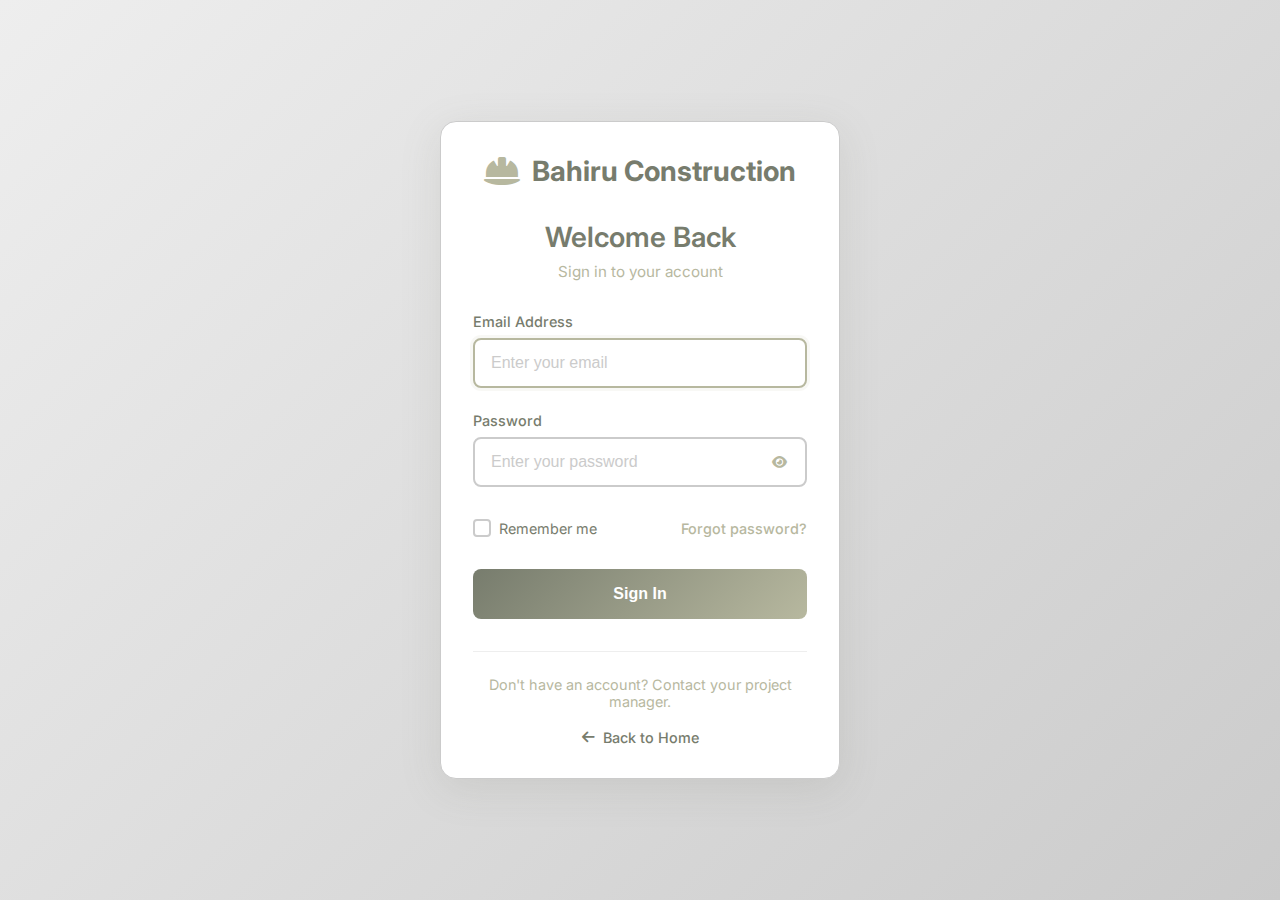
<file: login.html>
<!DOCTYPE html>
<html lang="en">

<head>
    <meta charset="UTF-8">
    <meta name="viewport" content="width=device-width, initial-scale=1.0">
    <title>Login - CPMS</title>
    <link rel="preconnect" href="https://fonts.googleapis.com">
    <link rel="preconnect" href="https://fonts.gstatic.com" crossorigin>
    <link href="https://fonts.googleapis.com/css2?family=Inter:wght@300;400;500;600;700&display=swap" rel="stylesheet">
    <link rel="stylesheet" href="https://cdnjs.cloudflare.com/ajax/libs/font-awesome/6.4.0/css/all.min.css">
    <link rel="stylesheet" href="Static/CSS/login.css">
</head>

<body>
    <div class="login-container">
        <div class="login-card">
            <!-- Logo -->
            <div class="logo">
                <i class="fas fa-hard-hat"></i>
                <span>Bahiru Construction</span>
            </div>

            <!-- Title -->
            <div class="login-header">
                <h1>Welcome Back</h1>
                <p>Sign in to your account</p>
            </div>

            <!-- Login Form -->
            <form class="login-form" id="loginForm">
                <div class="form-group">
                    <label for="email">Email Address</label>
                    <input type="email" id="email" name="email" required placeholder="Enter your email">
                </div>

                <div class="form-group">
                    <label for="password">Password</label>
                    <div class="password-field">
                        <input type="password" id="password" name="password" required placeholder="Enter your password">
                        <button type="button" class="password-toggle" id="passwordToggle">
                            <i class="fas fa-eye"></i>
                        </button>
                    </div>
                </div>

                <div class="form-options">
                    <label class="remember-me">
                        <input type="checkbox" id="rememberMe">
                        <span class="checkmark"></span>
                        Remember me
                    </label>
                    <a href="#" class="forgot-password" id="forgotPasswordLink">
                        Forgot password?
                    </a>
                </div>

                <button type="submit" class="login-btn" id="loginBtn">
                    <span class="btn-text">Sign In</span>
                    <div class="btn-loader">
                        <div class="spinner"></div>
                    </div>
                </button>

                <!-- Messages -->
                <div class="form-message error" id="formError" style="display: none;">
                    <i class="fas fa-exclamation-circle"></i>
                    <span id="errorText"></span>
                </div>

                <div class="form-message success" id="formSuccess" style="display: none;">
                    <i class="fas fa-check-circle"></i>
                    <span>Login successful! Redirecting...</span>
                </div>
            </form>

            <!-- Footer -->
            <div class="login-footer">
                <p>Don't have an account? Contact your project manager.</p>
                <a href="index.html" class="back-home">
                    <i class="fas fa-arrow-left"></i>
                    Back to Home
                </a>
            </div>
        </div>
    </div>

    <!-- Reset Password Modal -->
    <div class="modal" id="resetModal">
        <div class="modal-content">
            <div class="modal-header">
                <h3>Reset Password</h3>
                <button class="modal-close" id="closeResetModal">
                    <i class="fas fa-times"></i>
                </button>
            </div>
            <div class="modal-body">
                <p>Enter your email to receive a password reset link.</p>
                <form id="resetForm">
                    <div class="form-group">
                        <label for="resetEmail">Email Address</label>
                        <input type="email" id="resetEmail" required placeholder="Enter your email">
                    </div>
                    <div class="modal-actions">
                        <button type="button" class="btn-secondary" id="cancelReset">Cancel</button>
                        <button type="submit" class="btn-primary" id="sendResetBtn">
                            Send Reset Link
                        </button>
                    </div>
                </form>
            </div>
        </div>
    </div>

    <script src="Static/JS/login.js"></script>
</body>

</html>
</file>
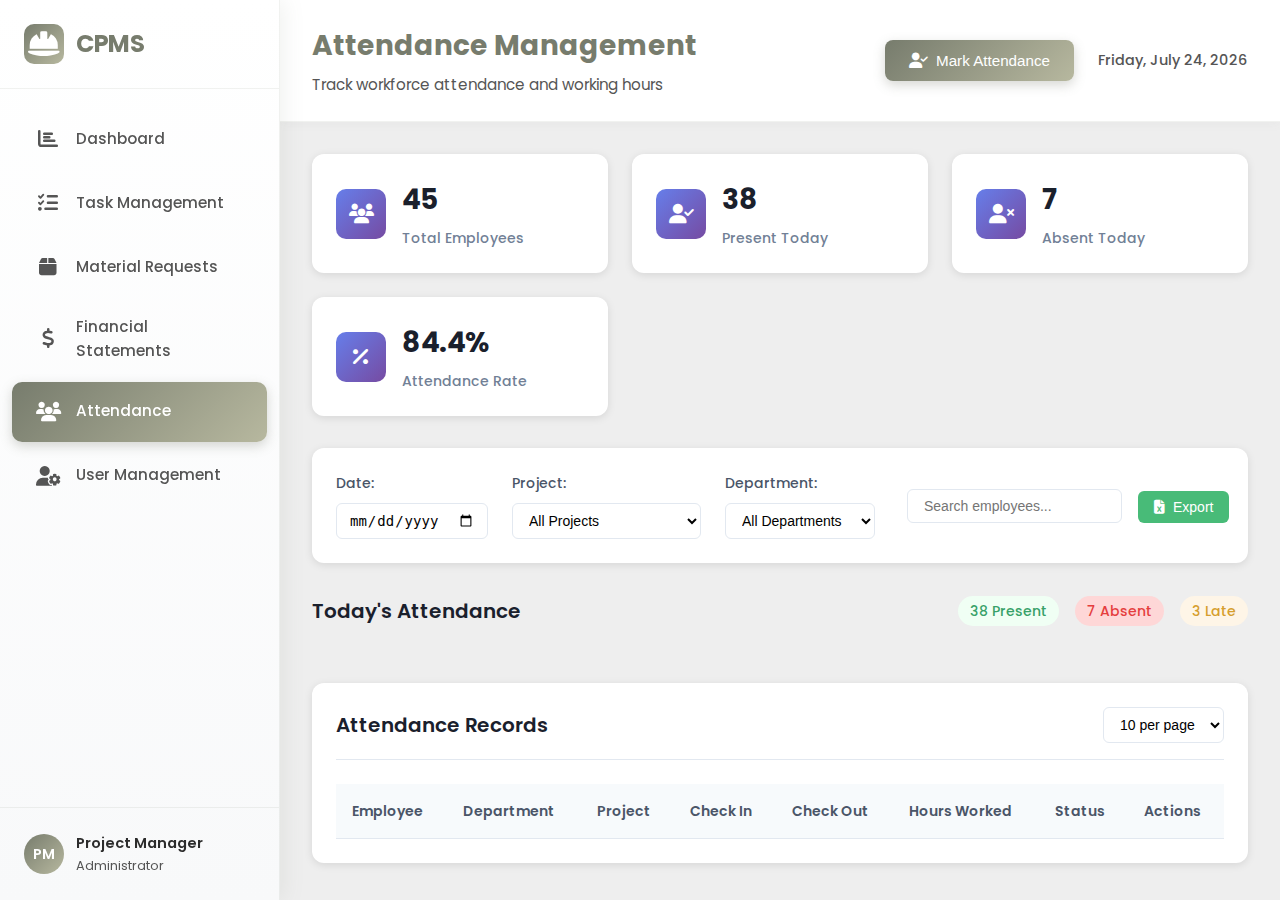
<file: project-manager/attendance.html>
<!DOCTYPE html>
<html lang="en">

<head>
    <meta charset="UTF-8">
    <meta name="viewport" content="width=device-width, initial-scale=1.0">
    <title>Attendance Management - CPMS</title>
    <link rel="preconnect" href="https://fonts.googleapis.com">
    <link rel="preconnect" href="https://fonts.gstatic.com" crossorigin>
    <link
        href="https://fonts.googleapis.com/css2?family=Inter:wght@300;400;500;600;700&family=Poppins:wght@300;400;500;600;700;800&display=swap"
        rel="stylesheet">
    <link rel="stylesheet" href="css/dashboard.css">
    <link rel="stylesheet" href="css/components.css">
    <link rel="stylesheet" href="css/attendance.css">
    <link rel="stylesheet" href="https://cdnjs.cloudflare.com/ajax/libs/font-awesome/6.4.0/css/all.min.css">
</head>

<body>
    <!-- Sidebar Navigation -->
    <nav class="sidebar" id="sidebar">
        <div class="sidebar-header">
            <div class="logo">
                <span class="logo-icon"><i class="fas fa-hard-hat"></i></span>
                <span class="logo-text">CPMS</span>
            </div>
            <button class="sidebar-toggle" id="sidebarToggle">
                <span></span>
                <span></span>
                <span></span>
            </button>
        </div>

        <div class="sidebar-menu">
            <a href="index.html" class="menu-item">
                <span class="menu-icon"><i class="fas fa-chart-bar"></i></span>
                <span class="menu-text">Dashboard</span>
            </a>
            <a href="tasks.html" class="menu-item">
                <span class="menu-icon"><i class="fas fa-tasks"></i></span>
                <span class="menu-text">Task Management</span>
            </a>
            <a href="requests.html" class="menu-item">
                <span class="menu-icon"><i class="fas fa-box"></i></span>
                <span class="menu-text">Material Requests</span>
            </a>
            <a href="financials.html" class="menu-item">
                <span class="menu-icon"><i class="fas fa-dollar-sign"></i></span>
                <span class="menu-text">Financial Statements</span>
            </a>
            <a href="attendance.html" class="menu-item active">
                <span class="menu-icon"><i class="fas fa-users"></i></span>
                <span class="menu-text">Attendance</span>
            </a>
            <a href="user-management.html" class="menu-item">
                <span class="menu-icon"><i class="fas fa-user-cog"></i></span>
                <span class="menu-text">User Management</span>
            </a>
        </div>
        <div class="sidebar-footer">
            <div class="user-profile">
                <div class="user-avatar">PM</div>
                <div class="user-info">
                    <div class="user-name">Project Manager</div>
                    <div class="user-role">Administrator</div>
                </div>
            </div>
        </div>
    </nav>

    <!-- Main Content -->
    <main class="main-content">
        <!-- Top Header -->
        <header class="top-header">
            <div class="header-left">
                <h1 class="page-title">Attendance Management</h1>
                <p class="page-subtitle">Track workforce attendance and working hours</p>
            </div>
            <div class="header-right">
                <button class="btn-primary" onclick="markAttendance()">
                    <span><i class="fas fa-user-check"></i></span>
                    Mark Attendance
                </button>
                <div class="current-date" id="currentDate"></div>
            </div>
        </header>

        <!-- Attendance Content -->
        <div class="attendance-content">
            <!-- Attendance Statistics -->
            <section class="attendance-stats">
                <div class="stats-grid">
                    <div class="stat-card">
                        <div class="stat-icon"><i class="fas fa-users"></i></div>
                        <div class="stat-content">
                            <div class="stat-number" id="totalEmployees">45</div>
                            <div class="stat-label">Total Employees</div>
                        </div>
                    </div>
                    <div class="stat-card">
                        <div class="stat-icon"><i class="fas fa-user-check"></i></div>
                        <div class="stat-content">
                            <div class="stat-number" id="presentToday">38</div>
                            <div class="stat-label">Present Today</div>
                        </div>
                    </div>
                    <div class="stat-card">
                        <div class="stat-icon"><i class="fas fa-user-times"></i></div>
                        <div class="stat-content">
                            <div class="stat-number" id="absentToday">7</div>
                            <div class="stat-label">Absent Today</div>
                        </div>
                    </div>
                    <div class="stat-card">
                        <div class="stat-icon"><i class="fas fa-percentage"></i></div>
                        <div class="stat-content">
                            <div class="stat-number" id="attendanceRate">84.4%</div>
                            <div class="stat-label">Attendance Rate</div>
                        </div>
                    </div>
                </div>
            </section>
            <!-- Attendance Filters -->
            <section class="attendance-filters">
                <div class="filters-left">
                    <div class="filter-group">
                        <label for="dateFilter">Date:</label>
                        <input type="date" id="dateFilter" value="">
                    </div>
                    <div class="filter-group">
                        <label for="projectFilter">Project:</label>
                        <select id="projectFilter">
                            <option value="">All Projects</option>
                            <option value="abaymado">Abaymado Apartments</option>
                            <option value="unity">Unity Bridge</option>
                        </select>
                    </div>
                    <div class="filter-group">
                        <label for="departmentFilter">Department:</label>
                        <select id="departmentFilter">
                            <option value="">All Departments</option>
                            <option value="engineering">Engineering</option>
                            <option value="construction">Construction</option>
                            <option value="safety">Safety</option>
                            <option value="admin">Administration</option>
                        </select>
                    </div>
                </div>
                <div class="filters-right">
                    <input type="text" id="employeeSearch" placeholder="Search employees..." class="search-input">
                    <button class="export-btn" onclick="exportAttendance()">
                        <span><i class="fas fa-file-excel"></i></span>
                        Export
                    </button>
                </div>
            </section>

            <!-- Today's Attendance -->
            <section class="todays-attendance">
                <div class="attendance-header">
                    <h3>Today's Attendance</h3>
                    <div class="attendance-summary">
                        <span class="present-count">38 Present</span>
                        <span class="absent-count">7 Absent</span>
                        <span class="late-count">3 Late</span>
                    </div>
                </div>
                <div class="attendance-grid" id="attendanceGrid">
                    <!-- Attendance cards will be populated by JavaScript -->
                </div>
            </section>

            <!-- Attendance Table -->
            <section class="attendance-table-section">
                <div class="table-header">
                    <h3>Attendance Records</h3>
                    <div class="table-controls">
                        <select id="recordsPerPage">
                            <option value="10">10 per page</option>
                            <option value="25">25 per page</option>
                            <option value="50">50 per page</option>
                        </select>
                    </div>
                </div>
                <div class="attendance-table">
                    <table id="attendanceTable">
                        <thead>
                            <tr>
                                <th>Employee</th>
                                <th>Department</th>
                                <th>Project</th>
                                <th>Check In</th>
                                <th>Check Out</th>
                                <th>Hours Worked</th>
                                <th>Status</th>
                                <th>Actions</th>
                            </tr>
                        </thead>
                        <tbody id="attendanceTableBody">
                            <!-- Attendance records will be populated by JavaScript -->
                        </tbody>
                    </table>
                </div>
            </section>
        </div>
    </main>
    <!-- Attendance Modal -->
    <div class="modal" id="attendanceModal">
        <div class="modal-content">
            <div class="modal-header">
                <h3>Mark Attendance</h3>
                <button class="modal-close" onclick="closeAttendanceModal()">&times;</button>
            </div>
            <form class="attendance-form" id="attendanceForm">
                <div class="form-group">
                    <label for="employeeSelect">Employee</label>
                    <select id="employeeSelect" required>
                        <option value="">Select Employee</option>
                        <option value="eng1">Eng. Bekele M.</option>
                        <option value="eng2">Eng. Samuel G.</option>
                        <option value="eng3">Eng. Yonas L.</option>
                        <option value="eng4">Eng. Lemlem M.</option>
                    </select>
                </div>
                <div class="form-row">
                    <div class="form-group">
                        <label for="checkInTime">Check In Time</label>
                        <input type="time" id="checkInTime" required>
                    </div>
                    <div class="form-group">
                        <label for="checkOutTime">Check Out Time</label>
                        <input type="time" id="checkOutTime">
                    </div>
                </div>
                <div class="form-group">
                    <label for="attendanceStatus">Status</label>
                    <select id="attendanceStatus" required>
                        <option value="present">Present</option>
                        <option value="late">Late</option>
                        <option value="absent">Absent</option>
                        <option value="sick">Sick Leave</option>
                        <option value="vacation">Vacation</option>
                    </select>
                </div>
                <div class="form-group">
                    <label for="attendanceNotes">Notes</label>
                    <textarea id="attendanceNotes" rows="3" placeholder="Additional notes..."></textarea>
                </div>
                <div class="form-actions">
                    <button type="button" class="btn-secondary" onclick="closeAttendanceModal()">Cancel</button>
                    <button type="submit" class="btn-primary">Save Attendance</button>
                </div>
            </form>
        </div>
    </div>

    <script src="js/dashboard.js"></script>
    <script src="js/data.js"></script>
</body>

</html>
</file>
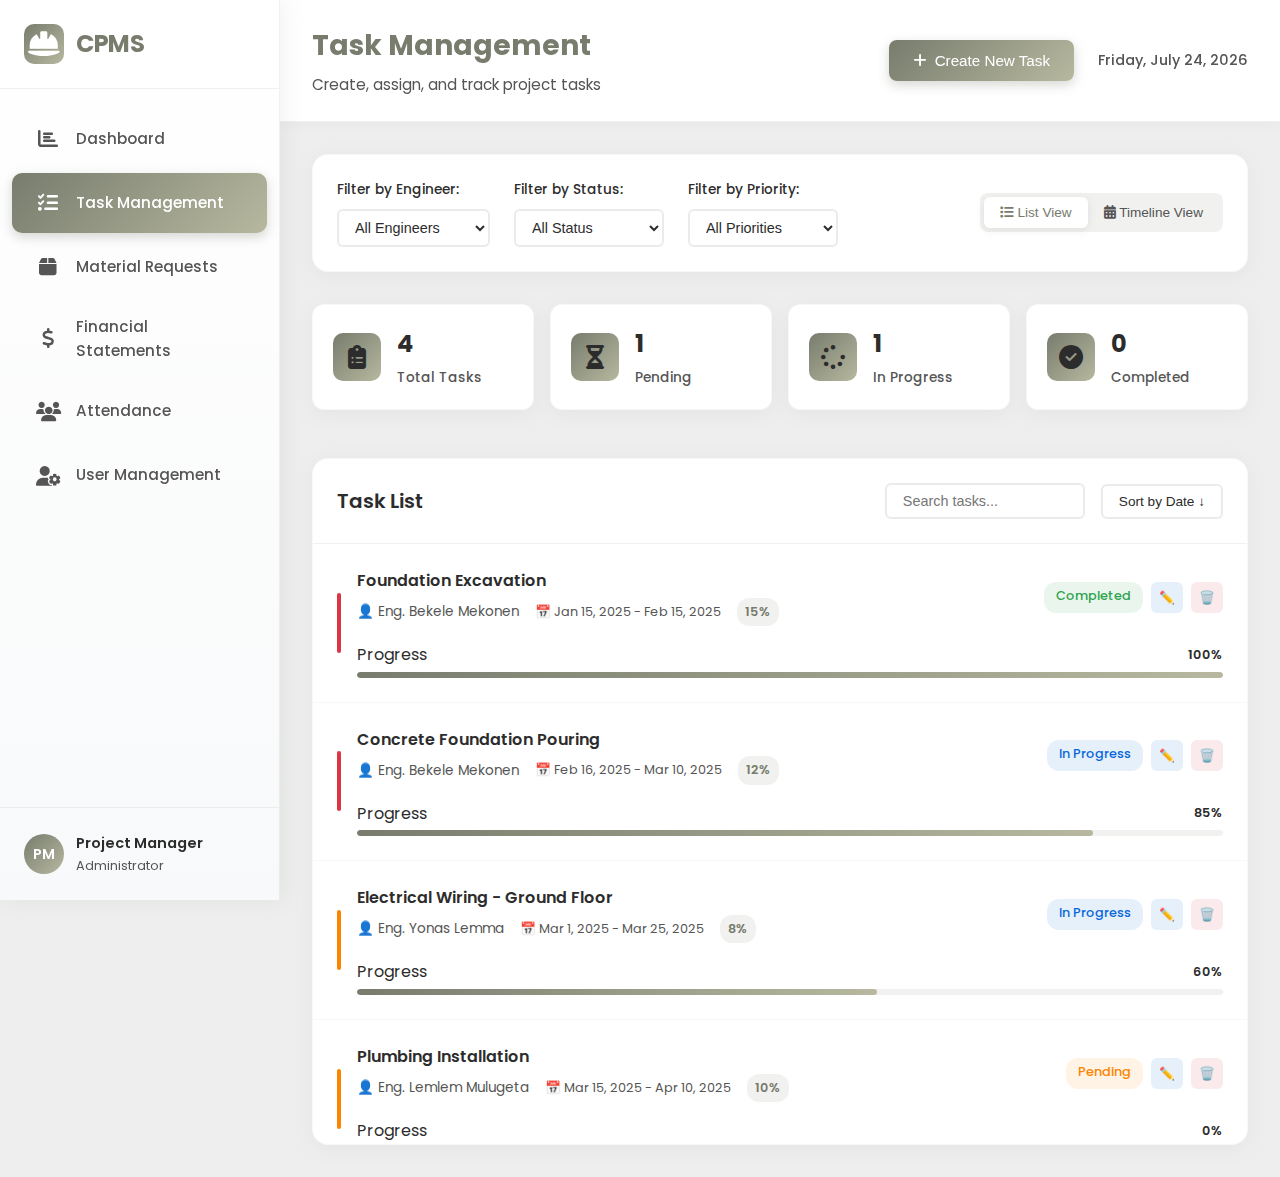
<file: project-manager/tasks.html>
<!DOCTYPE html>
<html lang="en">

<head>
    <meta charset="UTF-8">
    <meta name="viewport" content="width=device-width, initial-scale=1.0">
    <title>Task Management - CPMS</title>
    <link rel="preconnect" href="https://fonts.googleapis.com">
    <link rel="preconnect" href="https://fonts.gstatic.com" crossorigin>
    <link
        href="https://fonts.googleapis.com/css2?family=Inter:wght@300;400;500;600;700&family=Poppins:wght@300;400;500;600;700;800&display=swap"
        rel="stylesheet">
    <link rel="stylesheet" href="css/dashboard.css">
    <link rel="stylesheet" href="css/components.css">
    <link rel="stylesheet" href="css/tasks.css">
    <link rel="stylesheet" href="https://cdnjs.cloudflare.com/ajax/libs/font-awesome/6.4.0/css/all.min.css">
</head>

<body>
    <!-- Sidebar Navigation -->
    <nav class="sidebar" id="sidebar">
        <div class="sidebar-header">
            <div class="logo">
                <span class="logo-icon"><i class="fas fa-hard-hat"></i></span>
                <span class="logo-text">CPMS</span>
            </div>
            <button class="sidebar-toggle" id="sidebarToggle">
                <span></span>
                <span></span>
                <span></span>
            </button>
        </div>

        <div class="sidebar-menu">
            <a href="index.html" class="menu-item">
                <span class="menu-icon"><i class="fas fa-chart-bar"></i></span>
                <span class="menu-text">Dashboard</span>
            </a>
            <a href="tasks.html" class="menu-item active">
                <span class="menu-icon"><i class="fas fa-tasks"></i></span>
                <span class="menu-text">Task Management</span>
            </a>
            <a href="requests.html" class="menu-item">
                <span class="menu-icon"><i class="fas fa-box"></i></span>
                <span class="menu-text">Material Requests</span>
            </a>
            <a href="financials.html" class="menu-item">
                <span class="menu-icon"><i class="fas fa-dollar-sign"></i></span>
                <span class="menu-text">Financial Statements</span>
            </a>
            <a href="attendance.html" class="menu-item">
                <span class="menu-icon"><i class="fas fa-users"></i></span>
                <span class="menu-text">Attendance</span>
            </a>
            <a href="user-management.html" class="menu-item">
                <span class="menu-icon"><i class="fas fa-user-cog"></i></span>
                <span class="menu-text">User Management</span>
            </a>
        </div>

        <div class="sidebar-footer">
            <div class="user-profile">
                <div class="user-avatar">PM</div>
                <div class="user-info">
                    <div class="user-name">Project Manager</div>
                    <div class="user-role">Administrator</div>
                </div>
            </div>
        </div>
    </nav>

    <!-- Main Content -->
    <main class="main-content">
        <!-- Top Header -->
        <header class="top-header">
            <div class="header-left">
                <h1 class="page-title">Task Management</h1>
                <p class="page-subtitle">Create, assign, and track project tasks</p>
            </div>
            <div class="header-right">
                <button class="btn-primary" onclick="openTaskModal()">
                    <span><i class="fas fa-plus"></i></span>
                    Create New Task
                </button>
                <div class="current-date" id="currentDate"></div>
            </div>
        </header>

        <!-- Task Management Content -->
        <div class="tasks-content">
            <!-- Task Filters and Controls -->
            <section class="task-controls">
                <div class="controls-left">
                    <div class="filter-group">
                        <label for="engineerFilter">Filter by Engineer:</label>
                        <select id="engineerFilter">
                            <option value="">All Engineers</option>
                            <option value="eng1">Eng. Bekele M.</option>
                            <option value="eng2">Eng. Samuel G.</option>
                            <option value="eng3">Eng. Yonas L.</option>
                            <option value="eng4">Eng. Lemlem M.</option>
                            <option value="eng5">Eng. Hana T.</option>
                            <option value="eng6">Eng. Dawit K.</option>
                        </select>
                    </div>
                    <div class="filter-group">
                        <label for="statusFilter">Filter by Status:</label>
                        <select id="statusFilter">
                            <option value="">All Status</option>
                            <option value="pending">Pending</option>
                            <option value="in-progress">In Progress</option>
                            <option value="completed">Completed</option>
                        </select>
                    </div>
                    <div class="filter-group">
                        <label for="priorityFilter">Filter by Priority:</label>
                        <select id="priorityFilter">
                            <option value="">All Priorities</option>
                            <option value="low">Low</option>
                            <option value="medium">Medium</option>
                            <option value="high">High</option>
                            <option value="critical">Critical</option>
                        </select>
                    </div>
                </div>
                <div class="controls-right">
                    <div class="view-toggle">
                        <button class="view-btn active" data-view="list"><i class="fas fa-list"></i> List View</button>
                        <button class="view-btn" data-view="timeline"><i class="fas fa-calendar-alt"></i> Timeline
                            View</button>
                    </div>
                </div>
            </section>

            <!-- Task Statistics -->
            <section class="task-stats">
                <div class="stats-grid">
                    <div class="stat-card">
                        <div class="stat-icon"><i class="fas fa-clipboard-list"></i></div>
                        <div class="stat-content">
                            <div class="stat-number" id="totalTasks">0</div>
                            <div class="stat-label">Total Tasks</div>
                        </div>
                    </div>
                    <div class="stat-card">
                        <div class="stat-icon"><i class="fas fa-hourglass-half"></i></div>
                        <div class="stat-content">
                            <div class="stat-number" id="pendingTasks">0</div>
                            <div class="stat-label">Pending</div>
                        </div>
                    </div>
                    <div class="stat-card">
                        <div class="stat-icon"><i class="fas fa-spinner"></i></div>
                        <div class="stat-content">
                            <div class="stat-number" id="inProgressTasks">0</div>
                            <div class="stat-label">In Progress</div>
                        </div>
                    </div>
                    <div class="stat-card">
                        <div class="stat-icon"><i class="fas fa-check-circle"></i></div>
                        <div class="stat-content">
                            <div class="stat-number" id="completedTasks">0</div>
                            <div class="stat-label">Completed</div>
                        </div>
                    </div>
                </div>
            </section>

            <!-- Task List View -->
            <section class="task-list-view" id="taskListView">
                <div class="task-list-header">
                    <h3>Task List</h3>
                    <div class="list-controls">
                        <input type="text" id="taskSearch" placeholder="Search tasks..." class="search-input">
                        <button class="sort-btn" id="sortBtn">Sort by Date ↓</button>
                    </div>
                </div>
                <div class="task-list" id="taskList">
                    <!-- Tasks will be populated by JavaScript -->
                </div>
            </section>

            <!-- Timeline View -->
            <section class="task-timeline-view" id="taskTimelineView" style="display: none;">
                <div class="timeline-header">
                    <h3>Project Timeline</h3>
                    <div class="timeline-controls">
                        <button class="timeline-zoom" data-zoom="week">Week</button>
                        <button class="timeline-zoom active" data-zoom="month">Month</button>
                        <button class="timeline-zoom" data-zoom="quarter">Quarter</button>
                    </div>
                </div>
                <div class="timeline-container" id="timelineContainer">
                    <!-- Timeline will be populated by JavaScript -->
                </div>
            </section>
        </div>
    </main>

    <!-- Task Creation/Edit Modal -->
    <div class="modal" id="taskModal">
        <div class="modal-content">
            <div class="modal-header">
                <h3 id="modalTitle">Create New Task</h3>
                <button class="modal-close" onclick="closeTaskModal()">&times;</button>
            </div>
            <form class="task-form" id="taskForm">
                <input type="hidden" id="taskId">
                <div class="form-group">
                    <label for="taskName">Task Name *</label>
                    <input type="text" id="taskName" required>
                </div>
                <div class="form-group">
                    <label for="taskDescription">Description</label>
                    <textarea id="taskDescription" rows="3"
                        placeholder="Detailed description of the task..."></textarea>
                </div>
                <div class="form-row">
                    <div class="form-group">
                        <label for="assignedEngineer">Assigned Engineer *</label>
                        <select id="assignedEngineer" required>
                            <option value="">Select Engineer</option>
                            <option value="eng1">Eng. Bekele M. (Structural)</option>
                            <option value="eng2">Eng. Samuel G. (Civil)</option>
                            <option value="eng3">Eng. Yonas L. (Electrical)</option>
                            <option value="eng4">Eng. Lemlem M. (Mechanical)</option>
                            <option value="eng5">Eng. Hana T. (Architecture)</option>
                            <option value="eng6">Eng. Dawit K. (Environmental)</option>
                        </select>
                    </div>
                    <div class="form-group">
                        <label for="taskWeight">Weight (%) *</label>
                        <input type="number" id="taskWeight" min="1" max="100" required>
                        <div class="weight-indicator">
                            <div class="weight-bar">
                                <div class="weight-fill" id="weightFill"></div>
                            </div>
                            <span class="weight-text">Total Allocated: <span id="totalWeight">45</span>%</span>
                        </div>
                    </div>
                </div>
                <div class="form-row">
                    <div class="form-group">
                        <label for="startDate">Start Date *</label>
                        <input type="date" id="startDate" required>
                    </div>
                    <div class="form-group">
                        <label for="endDate">End Date *</label>
                        <input type="date" id="endDate" required>
                    </div>
                </div>
                <div class="form-row">
                    <div class="form-group">
                        <label for="priority">Priority Level *</label>
                        <select id="priority" required>
                            <option value="">Select Priority</option>
                            <option value="low">Low</option>
                            <option value="medium">Medium</option>
                            <option value="high">High</option>
                            <option value="critical">Critical</option>
                        </select>
                    </div>
                    <div class="form-group">
                        <label for="taskStatus">Status</label>
                        <select id="taskStatus">
                            <option value="pending">Pending</option>
                            <option value="in-progress">In Progress</option>
                            <option value="completed">Completed</option>
                        </select>
                    </div>
                </div>
                <div class="form-actions">
                    <button type="button" class="btn-secondary" onclick="closeTaskModal()">Cancel</button>
                    <button type="submit" class="btn-primary" id="submitBtn">Create Task</button>
                </div>
            </form>
        </div>
    </div>

    <!-- Task Details Modal -->
    <div class="modal" id="taskDetailsModal">
        <div class="modal-content">
            <div class="modal-header">
                <h3>Task Details</h3>
                <button class="modal-close" onclick="closeTaskDetailsModal()">&times;</button>
            </div>
            <div class="task-details-content" id="taskDetailsContent">
                <!-- Task details will be populated by JavaScript -->
            </div>
        </div>
    </div>

    <script src="js/dashboard.js"></script>
    <script src="js/data.js"></script>
    <script src="js/tasks.js"></script>
</body>

</html>
</file>
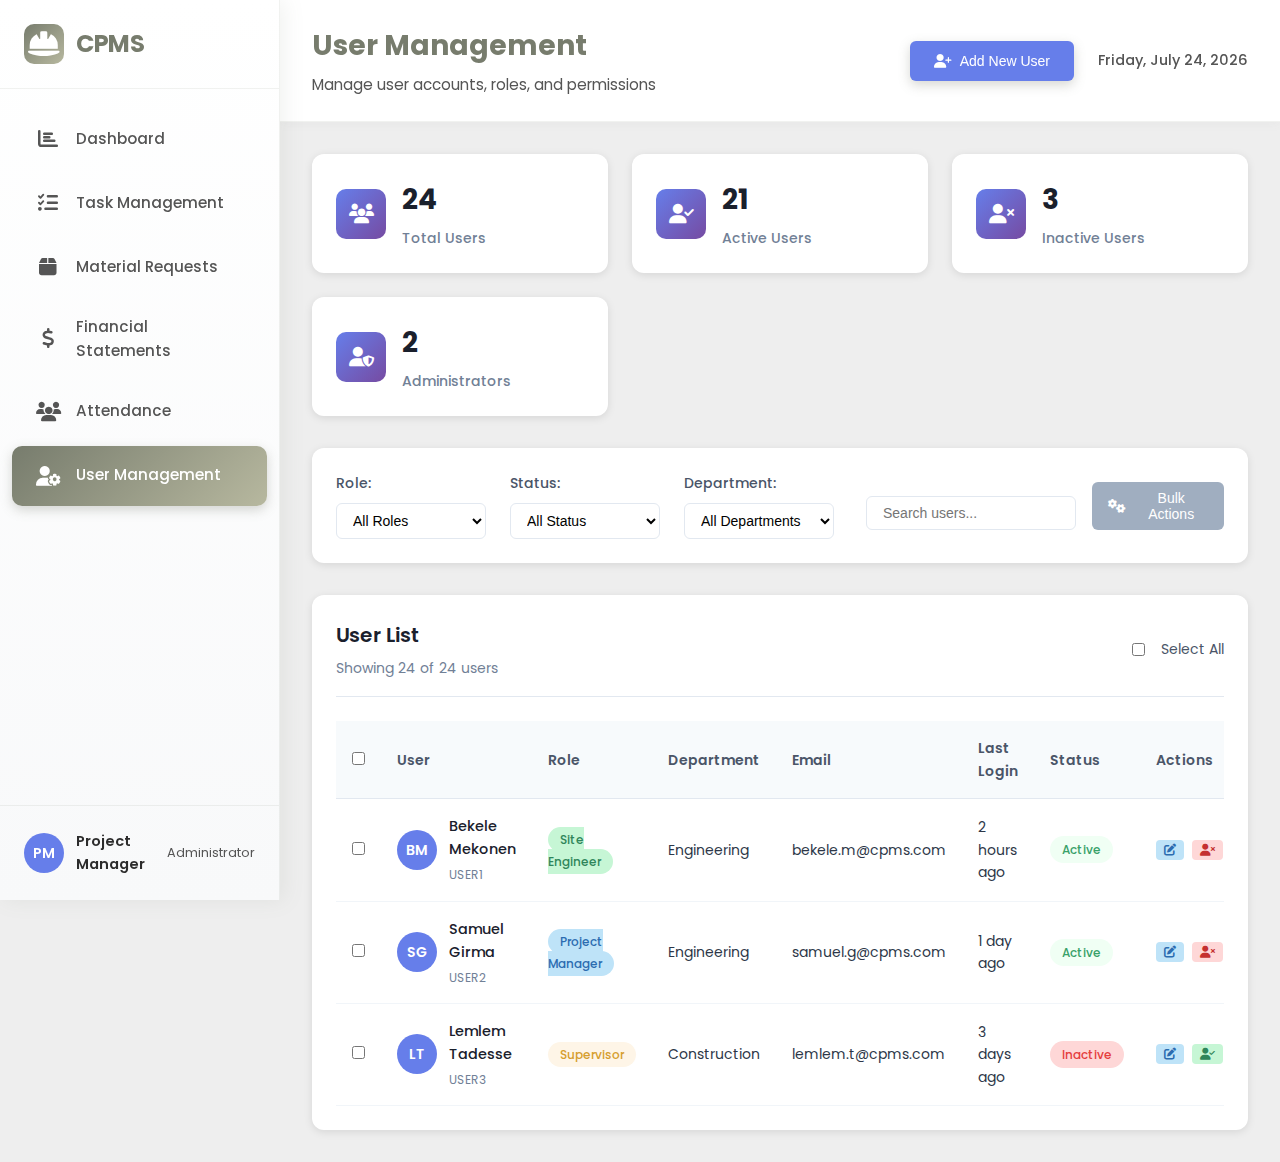
<file: project-manager/user-management.html>
<!DOCTYPE html>
<html lang="en">

<head>
    <meta charset="UTF-8">
    <meta name="viewport" content="width=device-width, initial-scale=1.0">
    <title>User Management - CPMS</title>
    <link rel="preconnect" href="https://fonts.googleapis.com">
    <link rel="preconnect" href="https://fonts.gstatic.com" crossorigin>
    <link
        href="https://fonts.googleapis.com/css2?family=Inter:wght@300;400;500;600;700&family=Poppins:wght@300;400;500;600;700;800&display=swap"
        rel="stylesheet">
    <link rel="stylesheet" href="css/dashboard.css">
    <link rel="stylesheet" href="css/components.css">
    <link rel="stylesheet" href="css/user-management.css">
    <link rel="stylesheet" href="https://cdnjs.cloudflare.com/ajax/libs/font-awesome/6.4.0/css/all.min.css">
</head>

<body>
    <!-- Sidebar Navigation -->
    <nav class="sidebar" id="sidebar">
        <div class="sidebar-header">
            <div class="logo">
                <span class="logo-icon"><i class="fas fa-hard-hat"></i></span>
                <span class="logo-text">CPMS</span>
            </div>
            <button class="sidebar-toggle" id="sidebarToggle">
                <span></span>
                <span></span>
                <span></span>
            </button>
        </div>

        <div class="sidebar-menu">
            <a href="index.html" class="menu-item">
                <span class="menu-icon"><i class="fas fa-chart-bar"></i></span>
                <span class="menu-text">Dashboard</span>
            </a>
            <a href="tasks.html" class="menu-item">
                <span class="menu-icon"><i class="fas fa-tasks"></i></span>
                <span class="menu-text">Task Management</span>
            </a>
            <a href="requests.html" class="menu-item">
                <span class="menu-icon"><i class="fas fa-box"></i></span>
                <span class="menu-text">Material Requests</span>
            </a>
            <a href="financials.html" class="menu-item">
                <span class="menu-icon"><i class="fas fa-dollar-sign"></i></span>
                <span class="menu-text">Financial Statements</span>
            </a>
            <a href="attendance.html" class="menu-item">
                <span class="menu-icon"><i class="fas fa-users"></i></span>
                <span class="menu-text">Attendance</span>
            </a>
            <a href="user-management.html" class="menu-item active">
                <span class="menu-icon"><i class="fas fa-user-cog"></i></span>
                <span class="menu-text">User Management</span>
            </a>
        </div>
        <div class="sidebar-footer">
            <div class="user-profile">
                <div class="user-avatar">PM</div>
                <div class="user-info">
                    <div class="user-name">Project Manager</div>
                    <div class="user-role">Administrator</div>
                </div>
            </div>
        </div>
    </nav>

    <!-- Main Content -->
    <main class="main-content">
        <!-- Top Header -->
        <header class="top-header">
            <div class="header-left">
                <h1 class="page-title">User Management</h1>
                <p class="page-subtitle">Manage user accounts, roles, and permissions</p>
            </div>
            <div class="header-right">
                <button class="btn-primary" onclick="openUserModal()">
                    <span><i class="fas fa-user-plus"></i></span>
                    Add New User
                </button>
                <div class="current-date" id="currentDate"></div>
            </div>
        </header>

        <!-- User Management Content -->
        <div class="user-management-content">
            <!-- User Statistics -->
            <section class="user-stats">
                <div class="stats-grid">
                    <div class="stat-card">
                        <div class="stat-icon"><i class="fas fa-users"></i></div>
                        <div class="stat-content">
                            <div class="stat-number" id="totalUsers">24</div>
                            <div class="stat-label">Total Users</div>
                        </div>
                    </div>
                    <div class="stat-card">
                        <div class="stat-icon"><i class="fas fa-user-check"></i></div>
                        <div class="stat-content">
                            <div class="stat-number" id="activeUsers">21</div>
                            <div class="stat-label">Active Users</div>
                        </div>
                    </div>
                    <div class="stat-card">
                        <div class="stat-icon"><i class="fas fa-user-times"></i></div>
                        <div class="stat-content">
                            <div class="stat-number" id="inactiveUsers">3</div>
                            <div class="stat-label">Inactive Users</div>
                        </div>
                    </div>
                    <div class="stat-card">
                        <div class="stat-icon"><i class="fas fa-user-shield"></i></div>
                        <div class="stat-content">
                            <div class="stat-number" id="adminUsers">2</div>
                            <div class="stat-label">Administrators</div>
                        </div>
                    </div>
                </div>
            </section>
            <!-- User Filters -->
            <section class="user-filters">
                <div class="filters-left">
                    <div class="filter-group">
                        <label for="roleFilter">Role:</label>
                        <select id="roleFilter">
                            <option value="">All Roles</option>
                            <option value="admin">Administrator</option>
                            <option value="project-manager">Project Manager</option>
                            <option value="site-engineer">Site Engineer</option>
                            <option value="supervisor">Supervisor</option>
                            <option value="worker">Worker</option>
                        </select>
                    </div>
                    <div class="filter-group">
                        <label for="statusFilter">Status:</label>
                        <select id="statusFilter">
                            <option value="">All Status</option>
                            <option value="active">Active</option>
                            <option value="inactive">Inactive</option>
                            <option value="pending">Pending</option>
                        </select>
                    </div>
                    <div class="filter-group">
                        <label for="departmentFilter">Department:</label>
                        <select id="departmentFilter">
                            <option value="">All Departments</option>
                            <option value="engineering">Engineering</option>
                            <option value="construction">Construction</option>
                            <option value="safety">Safety</option>
                            <option value="admin">Administration</option>
                        </select>
                    </div>
                </div>
                <div class="filters-right">
                    <input type="text" id="userSearch" placeholder="Search users..." class="search-input">
                    <button class="bulk-action-btn" id="bulkActionBtn" disabled>
                        <span><i class="fas fa-cogs"></i></span>
                        Bulk Actions
                    </button>
                </div>
            </section>

            <!-- User List -->
            <section class="user-list-section">
                <div class="user-list-header">
                    <div class="header-left">
                        <h3>User List</h3>
                        <span class="user-count">Showing <span id="showingCount">24</span> of <span
                                id="totalCount">24</span> users</span>
                    </div>
                    <div class="header-right">
                        <label class="select-all-container">
                            <input type="checkbox" id="selectAll">
                            <span class="checkmark"></span>
                            Select All
                        </label>
                    </div>
                </div>
                <div class="user-table">
                    <table id="userTable">
                        <thead>
                            <tr>
                                <th><input type="checkbox" id="selectAllHeader"></th>
                                <th>User</th>
                                <th>Role</th>
                                <th>Department</th>
                                <th>Email</th>
                                <th>Last Login</th>
                                <th>Status</th>
                                <th>Actions</th>
                            </tr>
                        </thead>
                        <tbody id="userTableBody">
                            <!-- Users will be populated by JavaScript -->
                        </tbody>
                    </table>
                </div>
            </section>
        </div>
    </main> <!- - User Creation/Edit Modal -->
        <div class="modal" id="userModal">
            <div class="modal-content">
                <div class="modal-header">
                    <h3 id="userModalTitle">Add New User</h3>
                    <button class="modal-close" onclick="closeUserModal()">&times;</button>
                </div>
                <form class="user-form" id="userForm">
                    <input type="hidden" id="userId">
                    <div class="form-row">
                        <div class="form-group">
                            <label for="firstName">First Name *</label>
                            <input type="text" id="firstName" required>
                        </div>
                        <div class="form-group">
                            <label for="lastName">Last Name *</label>
                            <input type="text" id="lastName" required>
                        </div>
                    </div>
                    <div class="form-group">
                        <label for="email">Email Address *</label>
                        <input type="email" id="email" required>
                    </div>
                    <div class="form-row">
                        <div class="form-group">
                            <label for="phone">Phone Number</label>
                            <input type="tel" id="phone">
                        </div>
                        <div class="form-group">
                            <label for="employeeId">Employee ID</label>
                            <input type="text" id="employeeId">
                        </div>
                    </div>
                    <div class="form-row">
                        <div class="form-group">
                            <label for="userRole">Role *</label>
                            <select id="userRole" required>
                                <option value="">Select Role</option>
                                <option value="admin">Administrator</option>
                                <option value="project-manager">Project Manager</option>
                                <option value="site-engineer">Site Engineer</option>
                                <option value="supervisor">Supervisor</option>
                                <option value="worker">Worker</option>
                            </select>
                        </div>
                        <div class="form-group">
                            <label for="userDepartment">Department *</label>
                            <select id="userDepartment" required>
                                <option value="">Select Department</option>
                                <option value="engineering">Engineering</option>
                                <option value="construction">Construction</option>
                                <option value="safety">Safety</option>
                                <option value="admin">Administration</option>
                            </select>
                        </div>
                    </div>
                    <div class="form-group">
                        <label for="userStatus">Status</label>
                        <select id="userStatus">
                            <option value="active">Active</option>
                            <option value="inactive">Inactive</option>
                            <option value="pending">Pending</option>
                        </select>
                    </div>
                    <div class="form-group">
                        <label>Permissions</label>
                        <div class="permissions-grid">
                            <label class="permission-item">
                                <input type="checkbox" id="permDashboard" value="dashboard">
                                <span>Dashboard Access</span>
                            </label>
                            <label class="permission-item">
                                <input type="checkbox" id="permTasks" value="tasks">
                                <span>Task Management</span>
                            </label>
                            <label class="permission-item">
                                <input type="checkbox" id="permRequests" value="requests">
                                <span>Material Requests</span>
                            </label>
                            <label class="permission-item">
                                <input type="checkbox" id="permFinancials" value="financials">
                                <span>Financial Reports</span>
                            </label>
                            <label class="permission-item">
                                <input type="checkbox" id="permAttendance" value="attendance">
                                <span>Attendance Management</span>
                            </label>
                            <label class="permission-item">
                                <input type="checkbox" id="permUsers" value="users">
                                <span>User Management</span>
                            </label>
                        </div>
                    </div>
                    <div class="form-actions">
                        <button type="button" class="btn-secondary" onclick="closeUserModal()">Cancel</button>
                        <button type="submit" class="btn-primary" id="userSubmitBtn">Create User</button>
                    </div>
                </form>
            </div>
        </div>

        <script src="js/dashboard.js"></script>
        <script src="js/data.js"></script>
        <script src="js/user-management.js"></script>
</body>

</html>
</file>
<file: Static/CSS/login.css>
/* ===================================
   SIMPLIFIED LOGIN PAGE STYLES
   Color Theme: #777C6D #B7B89F #CBCBCB #EEEEEE
   =================================== */

* {
    margin: 0;
    padding: 0;
    box-sizing: border-box;
}

body {
    font-family: 'Inter', -apple-system, BlinkMacSystemFont, sans-serif;
    background: linear-gradient(135deg, #EEEEEE 0%, #CBCBCB 100%);
    min-height: 100vh;
    display: flex;
    align-items: center;
    justify-content: center;
    padding: 1rem;
}

/* Login Container */
.login-container {
    width: 100%;
    max-width: 400px;
}

/* Login Card */
.login-card {
    background: white;
    border-radius: 16px;
    box-shadow: 0 10px 40px rgba(119, 124, 109, 0.15);
    padding: 2rem;
    border: 1px solid #CBCBCB;
}

/* Logo */
.logo {
    display: flex;
    align-items: center;
    justify-content: center;
    gap: 0.75rem;
    margin-bottom: 2rem;
    font-size: 1.75rem;
    font-weight: 700;
    color: #777C6D;
}

.logo i {
    font-size: 2rem;
    color: #B7B89F;
}

/* Login Header */
.login-header {
    text-align: center;
    margin-bottom: 2rem;
}

.login-header h1 {
    font-size: 1.75rem;
    font-weight: 600;
    color: #777C6D;
    margin-bottom: 0.5rem;
}

.login-header p {
    color: #B7B89F;
    font-size: 0.95rem;
}

/* Form Styles */
.login-form {
    display: flex;
    flex-direction: column;
    gap: 1.5rem;
}

.form-group {
    display: flex;
    flex-direction: column;
    gap: 0.5rem;
}

.form-group label {
    font-weight: 500;
    color: #777C6D;
    font-size: 0.9rem;
}

.form-group input {
    width: 100%;
    padding: 0.875rem 1rem;
    border: 2px solid #CBCBCB;
    border-radius: 8px;
    font-size: 1rem;
    background: white;
    transition: all 0.3s ease;
    color: #777C6D;
}

.form-group input:focus {
    outline: none;
    border-color: #B7B89F;
    box-shadow: 0 0 0 3px rgba(183, 184, 159, 0.1);
}

.form-group input::placeholder {
    color: #CBCBCB;
}

/* Password Field */
.password-field {
    position: relative;
}

.password-toggle {
    position: absolute;
    right: 1rem;
    top: 50%;
    transform: translateY(-50%);
    background: none;
    border: none;
    color: #B7B89F;
    cursor: pointer;
    padding: 0.25rem;
    border-radius: 4px;
    transition: all 0.3s ease;
}

.password-toggle:hover {
    color: #777C6D;
    background: rgba(183, 184, 159, 0.1);
}

/* Form Options */
.form-options {
    display: flex;
    justify-content: space-between;
    align-items: center;
    margin: 0.5rem 0;
}

.remember-me {
    display: flex;
    align-items: center;
    gap: 0.5rem;
    cursor: pointer;
    font-size: 0.9rem;
    color: #777C6D;
}

.remember-me input[type="checkbox"] {
    display: none;
}

.checkmark {
    width: 18px;
    height: 18px;
    border: 2px solid #CBCBCB;
    border-radius: 4px;
    position: relative;
    transition: all 0.3s ease;
}

.remember-me input:checked+.checkmark {
    background: #B7B89F;
    border-color: #B7B89F;
}

.remember-me input:checked+.checkmark::after {
    content: '';
    position: absolute;
    left: 4px;
    top: 1px;
    width: 4px;
    height: 8px;
    border: solid white;
    border-width: 0 2px 2px 0;
    transform: rotate(45deg);
}

.forgot-password {
    color: #B7B89F;
    text-decoration: none;
    font-size: 0.9rem;
    font-weight: 500;
    transition: color 0.3s ease;
}

.forgot-password:hover {
    color: #777C6D;
}

/* Login Button */
.login-btn {
    position: relative;
    width: 100%;
    padding: 1rem;
    background: linear-gradient(135deg, #777C6D 0%, #B7B89F 100%);
    color: white;
    border: none;
    border-radius: 8px;
    font-size: 1rem;
    font-weight: 600;
    cursor: pointer;
    transition: all 0.3s ease;
    overflow: hidden;
}

.login-btn:hover {
    transform: translateY(-2px);
    box-shadow: 0 8px 25px rgba(119, 124, 109, 0.3);
}

.login-btn:active {
    transform: translateY(0);
}

.login-btn.loading {
    pointer-events: none;
}

.btn-text {
    transition: opacity 0.3s ease;
}

.login-btn.loading .btn-text {
    opacity: 0;
}

.btn-loader {
    position: absolute;
    top: 50%;
    left: 50%;
    transform: translate(-50%, -50%);
    opacity: 0;
    transition: opacity 0.3s ease;
}

.login-btn.loading .btn-loader {
    opacity: 1;
}

.spinner {
    width: 20px;
    height: 20px;
    border: 2px solid rgba(255, 255, 255, 0.3);
    border-top: 2px solid white;
    border-radius: 50%;
    animation: spin 1s linear infinite;
}

@keyframes spin {
    0% {
        transform: rotate(0deg);
    }

    100% {
        transform: rotate(360deg);
    }
}

/* Form Messages */
.form-message {
    display: flex;
    align-items: center;
    gap: 0.5rem;
    padding: 0.875rem 1rem;
    border-radius: 8px;
    font-size: 0.9rem;
    margin-top: 1rem;
}

.form-message.error {
    background: rgba(239, 68, 68, 0.1);
    color: #dc2626;
    border: 1px solid rgba(239, 68, 68, 0.2);
}

.form-message.success {
    background: rgba(34, 197, 94, 0.1);
    color: #16a34a;
    border: 1px solid rgba(34, 197, 94, 0.2);
}

/* Login Footer */
.login-footer {
    margin-top: 2rem;
    padding-top: 1.5rem;
    border-top: 1px solid #EEEEEE;
    text-align: center;
}

.login-footer p {
    color: #B7B89F;
    font-size: 0.9rem;
    margin-bottom: 1rem;
}

.back-home {
    display: inline-flex;
    align-items: center;
    gap: 0.5rem;
    color: #777C6D;
    text-decoration: none;
    font-size: 0.9rem;
    font-weight: 500;
    transition: color 0.3s ease;
}

.back-home:hover {
    color: #B7B89F;
}

/* Modal Styles */
.modal {
    display: none;
    position: fixed;
    top: 0;
    left: 0;
    width: 100%;
    height: 100%;
    background: rgba(119, 124, 109, 0.5);
    backdrop-filter: blur(4px);
    z-index: 1000;
    opacity: 0;
    transition: opacity 0.3s ease;
}

.modal.show {
    display: flex;
    align-items: center;
    justify-content: center;
    opacity: 1;
}

.modal-content {
    background: white;
    border-radius: 16px;
    box-shadow: 0 20px 60px rgba(119, 124, 109, 0.3);
    max-width: 400px;
    width: 90%;
    max-height: 90vh;
    overflow-y: auto;
    transform: scale(0.9) translateY(20px);
    transition: transform 0.3s cubic-bezier(0.4, 0, 0.2, 1);
    border: 1px solid #CBCBCB;
}

.modal.show .modal-content {
    transform: scale(1) translateY(0);
}

.modal-header {
    padding: 1.5rem 2rem 1rem;
    border-bottom: 1px solid #EEEEEE;
    display: flex;
    justify-content: space-between;
    align-items: center;
}

.modal-header h3 {
    font-size: 1.25rem;
    font-weight: 600;
    color: #777C6D;
}

.modal-close {
    background: none;
    border: none;
    color: #B7B89F;
    cursor: pointer;
    padding: 0.5rem;
    border-radius: 6px;
    transition: all 0.3s ease;
}

.modal-close:hover {
    background: #EEEEEE;
    color: #777C6D;
}

.modal-body {
    padding: 2rem;
}

.modal-body p {
    color: #B7B89F;
    margin-bottom: 1.5rem;
    line-height: 1.6;
}

.modal-actions {
    display: flex;
    gap: 1rem;
    justify-content: flex-end;
    margin-top: 1.5rem;
}

.btn-secondary,
.btn-primary {
    padding: 0.75rem 1.5rem;
    border: none;
    border-radius: 8px;
    font-size: 0.9rem;
    font-weight: 500;
    cursor: pointer;
    transition: all 0.3s ease;
}

.btn-secondary {
    background: #EEEEEE;
    color: #777C6D;
    border: 1px solid #CBCBCB;
}

.btn-secondary:hover {
    background: #CBCBCB;
}

.btn-primary {
    background: #777C6D;
    color: white;
}

.btn-primary:hover {
    background: #B7B89F;
    transform: translateY(-1px);
}

/* Responsive Design */
@media (max-width: 480px) {
    body {
        padding: 0.5rem;
    }

    .login-card {
        padding: 1.5rem;
    }

    .logo {
        font-size: 1.5rem;
    }

    .logo i {
        font-size: 1.75rem;
    }

    .login-header h1 {
        font-size: 1.5rem;
    }

    .form-options {
        flex-direction: column;
        gap: 1rem;
        align-items: flex-start;
    }

    .modal-content {
        margin: 1rem;
    }

    .modal-body {
        padding: 1.5rem;
    }

    .modal-actions {
        flex-direction: column;
    }
}
</file>
<file: project-manager/css/dashboard.css>
/* Dashboard Main Styles */
:root {
    --primary: #777C6D;
    --secondary: #B7B89F;
    --accent: #CBCBCB;
    --background: #EEEEEE;
    --text-dark: #2c2c2c;
    --text-light: #555;
    --white: #ffffff;
    --success: #2da44e;
    --warning: #fb8500;
    --danger: #dc3545;
    --info: #0969da;
    --sidebar-width: 280px;
    --sidebar-collapsed: 80px;
    --header-height: 80px;
}

* {
    box-sizing: border-box;
    margin: 0;
    padding: 0;
}

body {
    font-family: 'Poppins', 'Inter', -apple-system, BlinkMacSystemFont, 'Segoe UI', Roboto, sans-serif;
    background-color: var(--background);
    color: var(--text-dark);
    line-height: 1.6;
    overflow-x: hidden;
}

/* Sidebar Styles */
.sidebar {
    position: fixed;
    left: 0;
    top: 0;
    width: var(--sidebar-width);
    height: 100vh;
    background: linear-gradient(180deg, var(--white) 0%, #f8f9fa 100%);
    border-right: 1px solid rgba(119, 124, 109, 0.1);
    box-shadow: 4px 0 20px rgba(119, 124, 109, 0.1);
    transition: all 0.3s cubic-bezier(0.4, 0, 0.2, 1);
    z-index: 1000;
    display: flex;
    flex-direction: column;
}

.sidebar.collapsed {
    width: var(--sidebar-collapsed);
}

.sidebar-header {
    padding: 1.5rem;
    border-bottom: 1px solid rgba(119, 124, 109, 0.1);
    display: flex;
    align-items: center;
    justify-content: space-between;
    min-height: var(--header-height);
}

.logo {
    display: flex;
    align-items: center;
    gap: 0.75rem;
    transition: all 0.3s ease;
}

.logo-icon {
    font-size: 1.75rem;
    display: flex;
    align-items: center;
    justify-content: center;
    width: 40px;
    height: 40px;
    background: linear-gradient(135deg, var(--primary) 0%, var(--secondary) 100%);
    border-radius: 10px;
    color: white;
}

.logo-text {
    font-size: 1.5rem;
    font-weight: 700;
    color: var(--primary);
    letter-spacing: -0.02em;
    transition: opacity 0.3s ease;
}

.sidebar.collapsed .logo-text {
    opacity: 0;
    width: 0;
}

.sidebar-toggle {
    display: none;
    flex-direction: column;
    gap: 4px;
    background: none;
    border: none;
    cursor: pointer;
    padding: 0.5rem;
    border-radius: 6px;
    transition: background-color 0.2s ease;
}

.sidebar-toggle:hover {
    background-color: rgba(119, 124, 109, 0.1);
}

.sidebar-toggle span {
    width: 20px;
    height: 2px;
    background: var(--primary);
    border-radius: 2px;
    transition: all 0.3s ease;
}

.sidebar-menu {
    flex: 1;
    padding: 1rem 0;
    overflow-y: auto;
}

.menu-item {
    display: flex;
    align-items: center;
    gap: 1rem;
    padding: 0.875rem 1.5rem;
    color: var(--text-light);
    text-decoration: none;
    transition: all 0.3s ease;
    position: relative;
    margin: 0.25rem 0.75rem;
    border-radius: 10px;
}

.menu-item:hover {
    background-color: rgba(119, 124, 109, 0.08);
    color: var(--primary);
    transform: translateX(4px);
}

.menu-item.active {
    background: linear-gradient(135deg, var(--primary) 0%, var(--secondary) 100%);
    color: white;
    box-shadow: 0 4px 12px rgba(119, 124, 109, 0.3);
}

.menu-item.active:hover {
    transform: translateX(0);
}

.menu-icon {
    font-size: 1.25rem;
    width: 24px;
    text-align: center;
    flex-shrink: 0;
}

.menu-text {
    font-weight: 500;
    font-size: 0.95rem;
    transition: opacity 0.3s ease;
}

.sidebar.collapsed .menu-text {
    opacity: 0;
    width: 0;
}

.sidebar-footer {
    padding: 1.5rem;
    border-top: 1px solid rgba(119, 124, 109, 0.1);
}

.user-profile {
    display: flex;
    align-items: center;
    gap: 0.75rem;
    transition: all 0.3s ease;
}

.user-avatar {
    width: 40px;
    height: 40px;
    background: linear-gradient(135deg, var(--primary) 0%, var(--secondary) 100%);
    border-radius: 50%;
    display: flex;
    align-items: center;
    justify-content: center;
    color: white;
    font-weight: 600;
    font-size: 0.9rem;
    flex-shrink: 0;
}

.user-info {
    transition: opacity 0.3s ease;
}

.sidebar.collapsed .user-info {
    opacity: 0;
    width: 0;
}

.user-name {
    font-weight: 600;
    font-size: 0.9rem;
    color: var(--text-dark);
}

.user-role {
    font-size: 0.8rem;
    color: var(--text-light);
}

/* Main Content */
.main-content {
    margin-left: var(--sidebar-width);
    min-height: 100vh;
    transition: margin-left 0.3s cubic-bezier(0.4, 0, 0.2, 1);
    background: var(--background);
}

.sidebar.collapsed+.main-content {
    margin-left: var(--sidebar-collapsed);
}

/* Top Header */
.top-header {
    background: var(--white);
    padding: 1.5rem 2rem;
    border-bottom: 1px solid rgba(119, 124, 109, 0.1);
    display: flex;
    align-items: center;
    justify-content: space-between;
    box-shadow: 0 2px 10px rgba(119, 124, 109, 0.05);
    position: sticky;
    top: 0;
    z-index: 100;
}

.header-left h1 {
    font-size: 1.75rem;
    font-weight: 700;
    color: var(--primary);
    margin-bottom: 0.25rem;
}

.header-left p {
    color: var(--text-light);
    font-size: 0.95rem;
}

.header-right {
    display: flex;
    align-items: center;
    gap: 1.5rem;
}

.notification-bell {
    position: relative;
    cursor: pointer;
    padding: 0.5rem;
    border-radius: 8px;
    transition: background-color 0.2s ease;
}

.notification-bell:hover {
    background-color: rgba(119, 124, 109, 0.1);
}

.bell-icon {
    font-size: 1.25rem;
}

.notification-count {
    position: absolute;
    top: 0;
    right: 0;
    background: var(--danger);
    color: white;
    font-size: 0.7rem;
    font-weight: 600;
    padding: 0.2rem 0.4rem;
    border-radius: 10px;
    min-width: 18px;
    text-align: center;
}

.current-date {
    font-size: 0.9rem;
    color: var(--text-light);
    font-weight: 500;
}

/* Dashboard Content */
.dashboard-content {
    padding: 2rem;
    display: flex;
    flex-direction: column;
    gap: 2rem;
}

/* Metrics Section */
.metrics-grid {
    display: grid;
    grid-template-columns: repeat(auto-fit, minmax(250px, 1fr));
    gap: 1.5rem;
}

.metric-card {
    background: var(--white);
    padding: 1.5rem;
    border-radius: 16px;
    box-shadow: 0 4px 20px rgba(119, 124, 109, 0.08);
    border: 1px solid rgba(119, 124, 109, 0.05);
    display: flex;
    align-items: center;
    gap: 1rem;
    transition: all 0.3s ease;
    position: relative;
    overflow: hidden;
}

.metric-card::before {
    content: '';
    position: absolute;
    top: 0;
    left: 0;
    width: 4px;
    height: 100%;
    background: linear-gradient(180deg, var(--primary) 0%, var(--secondary) 100%);
}

.metric-card:hover {
    transform: translateY(-4px);
    box-shadow: 0 8px 30px rgba(119, 124, 109, 0.15);
}

.metric-icon {
    font-size: 2rem;
    width: 60px;
    height: 60px;
    background: linear-gradient(135deg, var(--primary) 0%, var(--secondary) 100%);
    border-radius: 12px;
    display: flex;
    align-items: center;
    justify-content: center;
    flex-shrink: 0;
}

.metric-content {
    flex: 1;
}

.metric-value {
    font-size: 1.75rem;
    font-weight: 700;
    color: var(--text-dark);
    margin-bottom: 0.25rem;
}

.metric-label {
    font-size: 0.9rem;
    color: var(--text-light);
    font-weight: 500;
}

.metric-trend {
    font-size: 0.8rem;
    font-weight: 600;
    padding: 0.25rem 0.5rem;
    border-radius: 6px;
    flex-shrink: 0;
}

.metric-trend.positive {
    background: rgba(45, 164, 78, 0.1);
    color: var(--success);
}

.metric-trend.negative {
    background: rgba(220, 53, 69, 0.1);
    color: var(--danger);
}

.metric-trend.neutral {
    background: rgba(119, 124, 109, 0.1);
    color: var(--text-light);
}

/* Analytics Section */
.analytics-grid {
    display: grid;
    grid-template-columns: 2fr 1fr;
    gap: 1.5rem;
}

.chart-card {
    background: var(--white);
    border-radius: 16px;
    box-shadow: 0 4px 20px rgba(119, 124, 109, 0.08);
    border: 1px solid rgba(119, 124, 109, 0.05);
    overflow: hidden;
}

.chart-header {
    padding: 1.5rem;
    border-bottom: 1px solid rgba(119, 124, 109, 0.1);
    display: flex;
    align-items: center;
    justify-content: space-between;
}

.chart-header h3 {
    font-size: 1.1rem;
    font-weight: 600;
    color: var(--text-dark);
}

.chart-controls select {
    padding: 0.5rem 0.75rem;
    border: 1px solid rgba(119, 124, 109, 0.2);
    border-radius: 6px;
    font-size: 0.85rem;
    background: var(--white);
    color: var(--text-dark);
}

.chart-container {
    padding: 1.5rem;
    height: 300px;
}

/* Activity Section */
.activity-grid {
    display: grid;
    grid-template-columns: 1fr 1fr;
    gap: 1.5rem;
}

.activity-card {
    background: var(--white);
    border-radius: 16px;
    box-shadow: 0 4px 20px rgba(119, 124, 109, 0.08);
    border: 1px solid rgba(119, 124, 109, 0.05);
    overflow: hidden;
}

.activity-header {
    padding: 1.5rem;
    border-bottom: 1px solid rgba(119, 124, 109, 0.1);
    display: flex;
    align-items: center;
    justify-content: space-between;
}

.activity-header h3 {
    font-size: 1.1rem;
    font-weight: 600;
    color: var(--text-dark);
}

.view-all-btn {
    background: none;
    border: none;
    color: var(--primary);
    font-size: 0.85rem;
    font-weight: 500;
    cursor: pointer;
    padding: 0.25rem 0.5rem;
    border-radius: 4px;
    transition: background-color 0.2s ease;
}

.view-all-btn:hover {
    background-color: rgba(119, 124, 109, 0.1);
}

.approval-count {
    background: var(--danger);
    color: white;
    font-size: 0.8rem;
    font-weight: 600;
    padding: 0.25rem 0.5rem;
    border-radius: 12px;
    min-width: 24px;
    text-align: center;
}

.activity-list,
.approval-list {
    max-height: 300px;
    overflow-y: auto;
}

.activity-item,
.approval-item {
    padding: 1rem 1.5rem;
    border-bottom: 1px solid rgba(119, 124, 109, 0.05);
    display: flex;
    align-items: center;
    gap: 0.75rem;
    transition: background-color 0.2s ease;
}

.activity-item:hover,
.approval-item:hover {
    background-color: rgba(119, 124, 109, 0.03);
}

.activity-item:last-child,
.approval-item:last-child {
    border-bottom: none;
}

.activity-icon,
.approval-icon {
    width: 32px;
    height: 32px;
    border-radius: 8px;
    display: flex;
    align-items: center;
    justify-content: center;
    font-size: 0.9rem;
    flex-shrink: 0;
}

.activity-content,
.approval-content {
    flex: 1;
}

.activity-title,
.approval-title {
    font-size: 0.9rem;
    font-weight: 500;
    color: var(--text-dark);
    margin-bottom: 0.25rem;
}

.activity-time,
.approval-time {
    font-size: 0.8rem;
    color: var(--text-light);
}

/* Quick Actions */
.quick-actions-header {
    margin-bottom: 1rem;
}

.quick-actions-header h3 {
    font-size: 1.25rem;
    font-weight: 600;
    color: var(--text-dark);
}

.quick-actions-grid {
    display: grid;
    grid-template-columns: repeat(auto-fit, minmax(200px, 1fr));
    gap: 1rem;
}

.quick-action-btn {
    background: var(--white);
    border: 2px solid rgba(119, 124, 109, 0.1);
    border-radius: 12px;
    padding: 1.5rem;
    display: flex;
    flex-direction: column;
    align-items: center;
    gap: 0.75rem;
    cursor: pointer;
    transition: all 0.3s ease;
    text-align: center;
}

.quick-action-btn:hover {
    border-color: var(--primary);
    transform: translateY(-2px);
    box-shadow: 0 8px 25px rgba(119, 124, 109, 0.15);
}

.action-icon {
    font-size: 1.5rem;
    width: 48px;
    height: 48px;
    background: linear-gradient(135deg, var(--primary) 0%, var(--secondary) 100%);
    border-radius: 12px;
    display: flex;
    align-items: center;
    justify-content: center;
}

.action-text {
    font-size: 0.9rem;
    font-weight: 500;
    color: var(--text-dark);
}

/* Responsive Design */
@media (max-width: 1024px) {
    .analytics-grid {
        grid-template-columns: 1fr;
    }

    .activity-grid {
        grid-template-columns: 1fr;
    }
}

@media (max-width: 768px) {
    .sidebar {
        transform: translateX(-100%);
    }

    .sidebar.open {
        transform: translateX(0);
    }

    .main-content {
        margin-left: 0;
    }

    .sidebar-toggle {
        display: flex;
    }

    .dashboard-content {
        padding: 1rem;
    }

    .top-header {
        padding: 1rem;
    }

    .metrics-grid {
        grid-template-columns: 1fr;
    }

    .quick-actions-grid {
        grid-template-columns: repeat(2, 1fr);
    }
}

@media (max-width: 480px) {
    .quick-actions-grid {
        grid-template-columns: 1fr;
    }

    .metric-card {
        flex-direction: column;
        text-align: center;
    }

    .header-right {
        gap: 1rem;
    }
}
</file>
<file: project-manager/css/components.css>
/* Component Styles - Modals, Forms, Buttons */

/* Modal Styles */
.modal {
    display: none;
    position: fixed;
    top: 0;
    left: 0;
    width: 100%;
    height: 100%;
    background: rgba(44, 44, 44, 0.6);
    backdrop-filter: blur(4px);
    z-index: 2000;
    opacity: 0;
    transition: opacity 0.3s ease;
}

.modal.show {
    display: flex;
    align-items: center;
    justify-content: center;
    opacity: 1;
}

.modal-content {
    background: var(--white);
    border-radius: 16px;
    box-shadow: 0 20px 60px rgba(119, 124, 109, 0.3);
    max-width: 600px;
    width: 90%;
    max-height: 90vh;
    overflow-y: auto;
    transform: scale(0.9) translateY(20px);
    transition: transform 0.3s cubic-bezier(0.4, 0, 0.2, 1);
}

.modal.show .modal-content {
    transform: scale(1) translateY(0);
}

.modal-header {
    padding: 1.5rem 2rem;
    border-bottom: 1px solid rgba(119, 124, 109, 0.1);
    display: flex;
    align-items: center;
    justify-content: space-between;
}

.modal-header h3 {
    font-size: 1.25rem;
    font-weight: 600;
    color: var(--text-dark);
}

.modal-close {
    background: none;
    border: none;
    font-size: 1.5rem;
    color: var(--text-light);
    cursor: pointer;
    padding: 0.25rem;
    border-radius: 4px;
    transition: all 0.2s ease;
}

.modal-close:hover {
    background-color: rgba(119, 124, 109, 0.1);
    color: var(--text-dark);
}

/* Form Styles */
.task-form {
    padding: 2rem;
}

.form-group {
    margin-bottom: 1.5rem;
}

.form-group label {
    display: block;
    font-size: 0.9rem;
    font-weight: 500;
    color: var(--text-dark);
    margin-bottom: 0.5rem;
}

.form-group input,
.form-group select,
.form-group textarea {
    width: 100%;
    padding: 0.75rem 1rem;
    border: 2px solid rgba(119, 124, 109, 0.15);
    border-radius: 8px;
    font-size: 0.95rem;
    font-family: inherit;
    background: var(--white);
    color: var(--text-dark);
    transition: all 0.3s ease;
}

.form-group input:focus,
.form-group select:focus,
.form-group textarea:focus {
    outline: none;
    border-color: var(--primary);
    box-shadow: 0 0 0 3px rgba(119, 124, 109, 0.1);
}

.form-group textarea {
    resize: vertical;
    min-height: 80px;
}

.form-row {
    display: grid;
    grid-template-columns: 1fr 1fr;
    gap: 1rem;
}

/* Weight Indicator */
.weight-indicator {
    margin-top: 0.5rem;
}

.weight-bar {
    width: 100%;
    height: 8px;
    background: rgba(119, 124, 109, 0.1);
    border-radius: 4px;
    overflow: hidden;
    margin-bottom: 0.5rem;
}

.weight-fill {
    height: 100%;
    background: linear-gradient(90deg, var(--success) 0%, var(--warning) 70%, var(--danger) 100%);
    border-radius: 4px;
    transition: width 0.3s ease;
    width: 0%;
}

.weight-text {
    font-size: 0.8rem;
    color: var(--text-light);
    font-weight: 500;
}

/* Button Styles */
.btn-primary,
.btn-secondary {
    padding: 0.75rem 1.5rem;
    border: none;
    border-radius: 8px;
    font-size: 0.95rem;
    font-weight: 500;
    cursor: pointer;
    transition: all 0.3s ease;
    display: inline-flex;
    align-items: center;
    justify-content: center;
    gap: 0.5rem;
}

.btn-primary {
    background: linear-gradient(135deg, var(--primary) 0%, var(--secondary) 100%);
    color: white;
    box-shadow: 0 4px 12px rgba(119, 124, 109, 0.3);
}

.btn-primary:hover {
    transform: translateY(-2px);
    box-shadow: 0 6px 20px rgba(119, 124, 109, 0.4);
}

.btn-secondary {
    background: var(--white);
    color: var(--text-dark);
    border: 2px solid rgba(119, 124, 109, 0.2);
}

.btn-secondary:hover {
    background: rgba(119, 124, 109, 0.05);
    border-color: var(--primary);
}

.form-actions {
    display: flex;
    gap: 1rem;
    justify-content: flex-end;
    margin-top: 2rem;
    padding-top: 1.5rem;
    border-top: 1px solid rgba(119, 124, 109, 0.1);
}

/* Status Badges */
.status-badge {
    display: inline-flex;
    align-items: center;
    gap: 0.25rem;
    padding: 0.25rem 0.75rem;
    border-radius: 12px;
    font-size: 0.8rem;
    font-weight: 500;
}

.status-badge.pending {
    background: rgba(251, 133, 0, 0.1);
    color: var(--warning);
}

.status-badge.approved {
    background: rgba(45, 164, 78, 0.1);
    color: var(--success);
}

.status-badge.rejected {
    background: rgba(220, 53, 69, 0.1);
    color: var(--danger);
}

.status-badge.in-progress {
    background: rgba(9, 105, 218, 0.1);
    color: var(--info);
}

.status-badge.completed {
    background: rgba(119, 124, 109, 0.1);
    color: var(--text-light);
}

/* Priority Badges */
.priority-badge {
    display: inline-flex;
    align-items: center;
    gap: 0.25rem;
    padding: 0.25rem 0.75rem;
    border-radius: 12px;
    font-size: 0.8rem;
    font-weight: 500;
}

.priority-badge.low {
    background: rgba(45, 164, 78, 0.1);
    color: var(--success);
}

.priority-badge.medium {
    background: rgba(251, 133, 0, 0.1);
    color: var(--warning);
}

.priority-badge.high {
    background: rgba(220, 53, 69, 0.1);
    color: var(--danger);
}

.priority-badge.critical {
    background: var(--danger);
    color: white;
}

/* Progress Bars */
.progress-container {
    width: 100%;
    background: rgba(119, 124, 109, 0.1);
    border-radius: 8px;
    overflow: hidden;
    height: 8px;
}

.progress-bar {
    height: 100%;
    background: linear-gradient(90deg, var(--primary) 0%, var(--secondary) 100%);
    border-radius: 8px;
    transition: width 0.8s ease;
}

.progress-text {
    font-size: 0.8rem;
    color: var(--text-light);
    margin-top: 0.25rem;
}

/* Data Tables */
.data-table {
    width: 100%;
    border-collapse: collapse;
    background: var(--white);
    border-radius: 12px;
    overflow: hidden;
    box-shadow: 0 4px 20px rgba(119, 124, 109, 0.08);
}

.data-table th,
.data-table td {
    padding: 1rem;
    text-align: left;
    border-bottom: 1px solid rgba(119, 124, 109, 0.1);
}

.data-table th {
    background: rgba(119, 124, 109, 0.05);
    font-weight: 600;
    font-size: 0.9rem;
    color: var(--text-dark);
}

.data-table tr:hover {
    background: rgba(119, 124, 109, 0.03);
}

.data-table tr:last-child td {
    border-bottom: none;
}

/* Action Buttons */
.action-buttons {
    display: flex;
    gap: 0.5rem;
}

.action-btn {
    padding: 0.5rem;
    border: none;
    border-radius: 6px;
    cursor: pointer;
    font-size: 0.8rem;
    transition: all 0.2s ease;
    display: flex;
    align-items: center;
    justify-content: center;
}

.action-btn.edit {
    background: rgba(9, 105, 218, 0.1);
    color: var(--info);
}

.action-btn.delete {
    background: rgba(220, 53, 69, 0.1);
    color: var(--danger);
}

.action-btn.approve {
    background: rgba(45, 164, 78, 0.1);
    color: var(--success);
}

.action-btn:hover {
    transform: scale(1.1);
}

/* Loading States */
.loading {
    display: flex;
    align-items: center;
    justify-content: center;
    padding: 2rem;
}

.spinner {
    width: 32px;
    height: 32px;
    border: 3px solid rgba(119, 124, 109, 0.1);
    border-top: 3px solid var(--primary);
    border-radius: 50%;
    animation: spin 1s linear infinite;
}

@keyframes spin {
    0% {
        transform: rotate(0deg);
    }

    100% {
        transform: rotate(360deg);
    }
}

/* Empty States */
.empty-state {
    text-align: center;
    padding: 3rem 2rem;
    color: var(--text-light);
}

.empty-state-icon {
    font-size: 3rem;
    margin-bottom: 1rem;
    opacity: 0.5;
}

.empty-state-text {
    font-size: 1.1rem;
    margin-bottom: 0.5rem;
}

.empty-state-subtext {
    font-size: 0.9rem;
    opacity: 0.7;
}

/* Tooltips */
.tooltip {
    position: relative;
    cursor: help;
}

.tooltip::after {
    content: attr(data-tooltip);
    position: absolute;
    bottom: 100%;
    left: 50%;
    transform: translateX(-50%);
    background: var(--text-dark);
    color: white;
    padding: 0.5rem 0.75rem;
    border-radius: 6px;
    font-size: 0.8rem;
    white-space: nowrap;
    opacity: 0;
    visibility: hidden;
    transition: all 0.3s ease;
    z-index: 1000;
}

.tooltip:hover::after {
    opacity: 1;
    visibility: visible;
    transform: translateX(-50%) translateY(-4px);
}

/* Responsive Adjustments */
@media (max-width: 768px) {
    .form-row {
        grid-template-columns: 1fr;
    }

    .form-actions {
        flex-direction: column;
    }

    .modal-content {
        width: 95%;
        margin: 1rem;
    }

    .action-buttons {
        flex-wrap: wrap;
    }
}

@media (max-width: 480px) {

    .modal-header,
    .task-form {
        padding: 1rem;
    }

    .data-table {
        font-size: 0.85rem;
    }

    .data-table th,
    .data-table td {
        padding: 0.75rem 0.5rem;
    }
}
</file>
<file: project-manager/css/attendance.css>
/* Attendance Management Specific Styles */

.attendance-content {
    padding: 2rem;
    max-width: 1400px;
    margin: 0 auto;
}

/* Attendance Statistics */
.attendance-stats {
    margin-bottom: 2rem;
}

.stats-grid {
    display: grid;
    grid-template-columns: repeat(auto-fit, minmax(250px, 1fr));
    gap: 1.5rem;
}

.stat-card {
    background: white;
    border-radius: 12px;
    padding: 1.5rem;
    box-shadow: 0 2px 8px rgba(0, 0, 0, 0.1);
    display: flex;
    align-items: center;
    gap: 1rem;
    transition: transform 0.2s ease;
}

.stat-card:hover {
    transform: translateY(-2px);
}

.stat-card .stat-icon {
    width: 50px;
    height: 50px;
    border-radius: 10px;
    display: flex;
    align-items: center;
    justify-content: center;
    font-size: 1.25rem;
    color: white;
    background: linear-gradient(135deg, #667eea 0%, #764ba2 100%);
}

.stat-card .stat-content {
    flex: 1;
}

.stat-card .stat-number {
    font-size: 1.75rem;
    font-weight: 700;
    color: #1a202c;
    margin-bottom: 0.25rem;
}

.stat-card .stat-label {
    font-size: 0.875rem;
    color: #718096;
    font-weight: 500;
}

/* Attendance Filters */
.attendance-filters {
    background: white;
    border-radius: 12px;
    padding: 1.5rem;
    margin-bottom: 2rem;
    box-shadow: 0 2px 8px rgba(0, 0, 0, 0.1);
    display: flex;
    justify-content: space-between;
    align-items: center;
    gap: 2rem;
}

.filters-left {
    display: flex;
    gap: 1.5rem;
    flex: 1;
}

.filter-group {
    display: flex;
    flex-direction: column;
    gap: 0.5rem;
}

.filter-group label {
    font-size: 0.875rem;
    font-weight: 500;
    color: #4a5568;
}

.filter-group input,
.filter-group select {
    padding: 0.5rem 0.75rem;
    border: 1px solid #e2e8f0;
    border-radius: 6px;
    font-size: 0.875rem;
    background: white;
    min-width: 150px;
}

.filters-right {
    display: flex;
    gap: 1rem;
    align-items: end;
}

.search-input {
    padding: 0.5rem 1rem;
    border: 1px solid #e2e8f0;
    border-radius: 6px;
    font-size: 0.875rem;
    min-width: 200px;
}

.export-btn {
    padding: 0.5rem 1rem;
    background: #48bb78;
    color: white;
    border: none;
    border-radius: 6px;
    font-size: 0.875rem;
    font-weight: 500;
    cursor: pointer;
    display: flex;
    align-items: center;
    gap: 0.5rem;
    transition: background 0.2s ease;
}

.export-btn:hover {
    background: #38a169;
}

/* Today's Attendance */
.todays-attendance {
    margin-bottom: 2rem;
}

.attendance-header {
    display: flex;
    justify-content: space-between;
    align-items: center;
    margin-bottom: 1.5rem;
}

.attendance-header h3 {
    font-size: 1.25rem;
    font-weight: 600;
    color: #1a202c;
    margin: 0;
}

.attendance-summary {
    display: flex;
    gap: 1rem;
}

.attendance-summary span {
    padding: 0.25rem 0.75rem;
    border-radius: 20px;
    font-size: 0.875rem;
    font-weight: 500;
}

.present-count {
    background: #f0fff4;
    color: #38a169;
}

.absent-count {
    background: #fed7d7;
    color: #e53e3e;
}

.late-count {
    background: #fef5e7;
    color: #d69e2e;
}

.attendance-grid {
    display: grid;
    grid-template-columns: repeat(auto-fill, minmax(280px, 1fr));
    gap: 1rem;
}

.attendance-card {
    background: white;
    border-radius: 8px;
    padding: 1rem;
    box-shadow: 0 2px 4px rgba(0, 0, 0, 0.1);
    border-left: 4px solid #e2e8f0;
}

.attendance-card.present {
    border-left-color: #48bb78;
}

.attendance-card.absent {
    border-left-color: #f56565;
}

.attendance-card.late {
    border-left-color: #ed8936;
}

.attendance-card-header {
    display: flex;
    justify-content: space-between;
    align-items: center;
    margin-bottom: 0.5rem;
}

.employee-name {
    font-weight: 600;
    color: #1a202c;
}

.attendance-status {
    padding: 0.25rem 0.5rem;
    border-radius: 12px;
    font-size: 0.75rem;
    font-weight: 500;
}

.attendance-status.present {
    background: #f0fff4;
    color: #38a169;
}

.attendance-status.absent {
    background: #fed7d7;
    color: #e53e3e;
}

.attendance-status.late {
    background: #fef5e7;
    color: #d69e2e;
}

.attendance-details {
    font-size: 0.875rem;
    color: #718096;
}

/* Attendance Table */
.attendance-table-section {
    background: white;
    border-radius: 12px;
    padding: 1.5rem;
    box-shadow: 0 2px 8px rgba(0, 0, 0, 0.1);
}

.table-header {
    display: flex;
    justify-content: space-between;
    align-items: center;
    margin-bottom: 1.5rem;
    padding-bottom: 1rem;
    border-bottom: 1px solid #e2e8f0;
}

.table-header h3 {
    font-size: 1.25rem;
    font-weight: 600;
    color: #1a202c;
    margin: 0;
}

.table-controls select {
    padding: 0.5rem 0.75rem;
    border: 1px solid #e2e8f0;
    border-radius: 6px;
    font-size: 0.875rem;
    background: white;
}

.attendance-table table {
    width: 100%;
    border-collapse: collapse;
}

.attendance-table th {
    background: #f7fafc;
    padding: 1rem;
    text-align: left;
    font-weight: 600;
    color: #4a5568;
    font-size: 0.875rem;
    border-bottom: 1px solid #e2e8f0;
}

.attendance-table td {
    padding: 1rem;
    border-bottom: 1px solid #f1f5f9;
    color: #2d3748;
    font-size: 0.875rem;
}

.attendance-table tr:hover {
    background: #f8fafc;
}

.employee-info {
    display: flex;
    align-items: center;
    gap: 0.75rem;
}

.employee-avatar {
    width: 32px;
    height: 32px;
    border-radius: 50%;
    background: #667eea;
    color: white;
    display: flex;
    align-items: center;
    justify-content: center;
    font-size: 0.75rem;
    font-weight: 600;
}

.employee-details .employee-name {
    font-weight: 500;
    color: #1a202c;
}

.employee-details .employee-id {
    font-size: 0.75rem;
    color: #718096;
}

.time-badge {
    padding: 0.25rem 0.5rem;
    background: #edf2f7;
    border-radius: 4px;
    font-size: 0.75rem;
    font-weight: 500;
    color: #4a5568;
}

.action-buttons {
    display: flex;
    gap: 0.5rem;
}

.action-btn {
    padding: 0.25rem 0.5rem;
    border: none;
    border-radius: 4px;
    font-size: 0.75rem;
    cursor: pointer;
    transition: background 0.2s ease;
}

.action-btn.edit {
    background: #bee3f8;
    color: #2b6cb0;
}

.action-btn.edit:hover {
    background: #90cdf4;
}

.action-btn.delete {
    background: #fed7d7;
    color: #c53030;
}

.action-btn.delete:hover {
    background: #feb2b2;
}

/* Attendance Modal */
.attendance-form .form-row {
    display: grid;
    grid-template-columns: 1fr 1fr;
    gap: 1rem;
}

.attendance-form .form-group {
    margin-bottom: 1rem;
}

.attendance-form label {
    display: block;
    margin-bottom: 0.5rem;
    font-weight: 500;
    color: #4a5568;
}

.attendance-form input,
.attendance-form select,
.attendance-form textarea {
    width: 100%;
    padding: 0.75rem;
    border: 1px solid #e2e8f0;
    border-radius: 6px;
    font-size: 0.875rem;
}

.attendance-form textarea {
    resize: vertical;
    min-height: 80px;
}

/* Responsive Design */
@media (max-width: 768px) {
    .attendance-content {
        padding: 1rem;
    }

    .attendance-filters {
        flex-direction: column;
        gap: 1rem;
    }

    .filters-left {
        flex-direction: column;
        gap: 1rem;
    }

    .filters-right {
        width: 100%;
        justify-content: stretch;
    }

    .search-input {
        min-width: auto;
        flex: 1;
    }

    .attendance-header {
        flex-direction: column;
        gap: 1rem;
        align-items: stretch;
    }

    .attendance-summary {
        justify-content: center;
    }

    .attendance-grid {
        grid-template-columns: 1fr;
    }

    .attendance-form .form-row {
        grid-template-columns: 1fr;
    }
}
</file>
<file: project-manager/css/tasks.css>
/* Task Management Specific Styles */

.tasks-content {
    padding: 2rem;
    display: flex;
    flex-direction: column;
    gap: 2rem;
}

/* Task Controls */
.task-controls {
    background: var(--white);
    padding: 1.5rem;
    border-radius: 16px;
    box-shadow: 0 4px 20px rgba(119, 124, 109, 0.08);
    border: 1px solid rgba(119, 124, 109, 0.05);
    display: flex;
    align-items: center;
    justify-content: space-between;
    flex-wrap: wrap;
    gap: 1rem;
}

.controls-left {
    display: flex;
    gap: 1.5rem;
    flex-wrap: wrap;
}

.filter-group {
    display: flex;
    flex-direction: column;
    gap: 0.5rem;
}

.filter-group label {
    font-size: 0.85rem;
    font-weight: 500;
    color: var(--text-dark);
}

.filter-group select {
    padding: 0.5rem 0.75rem;
    border: 2px solid rgba(119, 124, 109, 0.15);
    border-radius: 6px;
    font-size: 0.9rem;
    background: var(--white);
    color: var(--text-dark);
    min-width: 150px;
    transition: border-color 0.3s ease;
}

.filter-group select:focus {
    outline: none;
    border-color: var(--primary);
}

.view-toggle {
    display: flex;
    background: rgba(119, 124, 109, 0.1);
    border-radius: 8px;
    padding: 0.25rem;
}

.view-btn {
    padding: 0.5rem 1rem;
    border: none;
    background: transparent;
    color: var(--text-light);
    font-size: 0.85rem;
    font-weight: 500;
    border-radius: 6px;
    cursor: pointer;
    transition: all 0.3s ease;
}

.view-btn.active {
    background: var(--white);
    color: var(--primary);
    box-shadow: 0 2px 8px rgba(119, 124, 109, 0.15);
}

/* Task Statistics */
.task-stats {
    margin-bottom: 1rem;
}

.stats-grid {
    display: grid;
    grid-template-columns: repeat(auto-fit, minmax(200px, 1fr));
    gap: 1rem;
}

.stat-card {
    background: var(--white);
    padding: 1.25rem;
    border-radius: 12px;
    box-shadow: 0 4px 20px rgba(119, 124, 109, 0.08);
    border: 1px solid rgba(119, 124, 109, 0.05);
    display: flex;
    align-items: center;
    gap: 1rem;
    transition: transform 0.3s ease;
}

.stat-card:hover {
    transform: translateY(-2px);
}

.stat-icon {
    font-size: 1.5rem;
    width: 48px;
    height: 48px;
    background: linear-gradient(135deg, var(--primary) 0%, var(--secondary) 100%);
    border-radius: 10px;
    display: flex;
    align-items: center;
    justify-content: center;
    flex-shrink: 0;
}

.stat-content {
    flex: 1;
}

.stat-number {
    font-size: 1.5rem;
    font-weight: 700;
    color: var(--text-dark);
    margin-bottom: 0.25rem;
}

.stat-label {
    font-size: 0.85rem;
    color: var(--text-light);
    font-weight: 500;
}

/* Task List View */
.task-list-view {
    background: var(--white);
    border-radius: 16px;
    box-shadow: 0 4px 20px rgba(119, 124, 109, 0.08);
    border: 1px solid rgba(119, 124, 109, 0.05);
    overflow: hidden;
}

.task-list-header {
    padding: 1.5rem;
    border-bottom: 1px solid rgba(119, 124, 109, 0.1);
    display: flex;
    align-items: center;
    justify-content: space-between;
}

.task-list-header h3 {
    font-size: 1.25rem;
    font-weight: 600;
    color: var(--text-dark);
}

.list-controls {
    display: flex;
    gap: 1rem;
    align-items: center;
}

.search-input {
    padding: 0.5rem 1rem;
    border: 2px solid rgba(119, 124, 109, 0.15);
    border-radius: 6px;
    font-size: 0.9rem;
    width: 200px;
    transition: border-color 0.3s ease;
}

.search-input:focus {
    outline: none;
    border-color: var(--primary);
}

.sort-btn {
    padding: 0.5rem 1rem;
    border: 2px solid rgba(119, 124, 109, 0.15);
    border-radius: 6px;
    background: var(--white);
    color: var(--text-dark);
    font-size: 0.85rem;
    cursor: pointer;
    transition: all 0.3s ease;
}

.sort-btn:hover {
    border-color: var(--primary);
    background: rgba(119, 124, 109, 0.05);
}

.task-list {
    max-height: 600px;
    overflow-y: auto;
}

.task-item {
    padding: 1.5rem;
    border-bottom: 1px solid rgba(119, 124, 109, 0.05);
    display: flex;
    align-items: center;
    gap: 1rem;
    transition: background-color 0.2s ease;
    cursor: pointer;
}

.task-item:hover {
    background-color: rgba(119, 124, 109, 0.03);
}

.task-item:last-child {
    border-bottom: none;
}

.task-priority {
    width: 4px;
    height: 60px;
    border-radius: 2px;
    flex-shrink: 0;
}

.task-priority.low {
    background: var(--success);
}

.task-priority.medium {
    background: var(--warning);
}

.task-priority.high {
    background: var(--danger);
}

.task-priority.critical {
    background: #8b0000;
}

.task-main {
    flex: 1;
    display: flex;
    flex-direction: column;
    gap: 0.5rem;
}

.task-header {
    display: flex;
    align-items: center;
    justify-content: space-between;
}

.task-title {
    font-size: 1rem;
    font-weight: 600;
    color: var(--text-dark);
    margin-bottom: 0.25rem;
}

.task-meta {
    display: flex;
    gap: 1rem;
    align-items: center;
    flex-wrap: wrap;
}

.task-engineer {
    font-size: 0.85rem;
    color: var(--text-light);
    display: flex;
    align-items: center;
    gap: 0.25rem;
}

.task-dates {
    font-size: 0.8rem;
    color: var(--text-light);
}

.task-weight {
    font-size: 0.8rem;
    font-weight: 600;
    color: var(--primary);
    background: rgba(119, 124, 109, 0.1);
    padding: 0.25rem 0.5rem;
    border-radius: 12px;
}

.task-progress-section {
    margin-top: 0.5rem;
}

.task-progress-header {
    display: flex;
    justify-content: space-between;
    align-items: center;
    margin-bottom: 0.25rem;
}

.progress-percentage {
    font-size: 0.8rem;
    font-weight: 600;
    color: var(--text-dark);
}

.task-progress-bar {
    width: 100%;
    height: 6px;
    background: rgba(119, 124, 109, 0.1);
    border-radius: 3px;
    overflow: hidden;
}

.task-progress-fill {
    height: 100%;
    background: linear-gradient(90deg, var(--primary) 0%, var(--secondary) 100%);
    border-radius: 3px;
    transition: width 0.8s ease;
}

.task-actions {
    display: flex;
    gap: 0.5rem;
    flex-shrink: 0;
}

.task-status {
    padding: 0.25rem 0.75rem;
    border-radius: 12px;
    font-size: 0.8rem;
    font-weight: 500;
    text-transform: capitalize;
}

.task-status.pending {
    background: rgba(251, 133, 0, 0.1);
    color: var(--warning);
}

.task-status.in-progress {
    background: rgba(9, 105, 218, 0.1);
    color: var(--info);
}

.task-status.completed {
    background: rgba(45, 164, 78, 0.1);
    color: var(--success);
}

/* Timeline View */
.task-timeline-view {
    background: var(--white);
    border-radius: 16px;
    box-shadow: 0 4px 20px rgba(119, 124, 109, 0.08);
    border: 1px solid rgba(119, 124, 109, 0.05);
    overflow: hidden;
}

.timeline-header {
    padding: 1.5rem;
    border-bottom: 1px solid rgba(119, 124, 109, 0.1);
    display: flex;
    align-items: center;
    justify-content: space-between;
}

.timeline-header h3 {
    font-size: 1.25rem;
    font-weight: 600;
    color: var(--text-dark);
}

.timeline-controls {
    display: flex;
    background: rgba(119, 124, 109, 0.1);
    border-radius: 8px;
    padding: 0.25rem;
}

.timeline-zoom {
    padding: 0.5rem 1rem;
    border: none;
    background: transparent;
    color: var(--text-light);
    font-size: 0.85rem;
    font-weight: 500;
    border-radius: 6px;
    cursor: pointer;
    transition: all 0.3s ease;
}

.timeline-zoom.active {
    background: var(--white);
    color: var(--primary);
    box-shadow: 0 2px 8px rgba(119, 124, 109, 0.15);
}

.timeline-container {
    padding: 2rem;
    overflow-x: auto;
}

.timeline {
    position: relative;
    min-width: 800px;
}

.timeline-grid {
    display: grid;
    grid-template-columns: 200px 1fr;
    gap: 2rem;
}

.timeline-labels {
    display: flex;
    flex-direction: column;
    gap: 1rem;
}

.timeline-label {
    height: 60px;
    display: flex;
    align-items: center;
    font-size: 0.9rem;
    font-weight: 500;
    color: var(--text-dark);
}

.timeline-tracks {
    position: relative;
}

.timeline-track {
    height: 60px;
    border-bottom: 1px solid rgba(119, 124, 109, 0.1);
    position: relative;
    margin-bottom: 1rem;
}

.timeline-bar {
    position: absolute;
    height: 40px;
    top: 10px;
    background: linear-gradient(135deg, var(--primary) 0%, var(--secondary) 100%);
    border-radius: 6px;
    display: flex;
    align-items: center;
    padding: 0 0.75rem;
    color: white;
    font-size: 0.8rem;
    font-weight: 500;
    box-shadow: 0 2px 8px rgba(119, 124, 109, 0.3);
    cursor: pointer;
    transition: transform 0.2s ease;
}

.timeline-bar:hover {
    transform: translateY(-2px);
}

.timeline-bar.completed {
    background: linear-gradient(135deg, var(--success) 0%, #2da44e 100%);
}

.timeline-bar.in-progress {
    background: linear-gradient(135deg, var(--info) 0%, #0969da 100%);
}

.timeline-bar.pending {
    background: linear-gradient(135d, var(--warning) 0%, #fb8500 100%);
}

/* Task Details Modal */
.task-details-content {
    padding: 2rem;
}

.task-detail-section {
    margin-bottom: 2rem;
}

.task-detail-section h4 {
    font-size: 1.1rem;
    font-weight: 600;
    color: var(--text-dark);
    margin-bottom: 1rem;
    padding-bottom: 0.5rem;
    border-bottom: 2px solid rgba(119, 124, 109, 0.1);
}

.detail-grid {
    display: grid;
    grid-template-columns: repeat(auto-fit, minmax(200px, 1fr));
    gap: 1rem;
}

.detail-item {
    display: flex;
    flex-direction: column;
    gap: 0.25rem;
}

.detail-label {
    font-size: 0.85rem;
    font-weight: 500;
    color: var(--text-light);
    text-transform: uppercase;
    letter-spacing: 0.05em;
}

.detail-value {
    font-size: 0.95rem;
    color: var(--text-dark);
    font-weight: 500;
}

.task-description {
    background: rgba(119, 124, 109, 0.05);
    padding: 1rem;
    border-radius: 8px;
    font-size: 0.95rem;
    line-height: 1.6;
    color: var(--text-dark);
}

/* Responsive Design */
@media (max-width: 1024px) {
    .task-controls {
        flex-direction: column;
        align-items: stretch;
    }

    .controls-left {
        justify-content: space-between;
    }

    .timeline-grid {
        grid-template-columns: 150px 1fr;
    }
}

@media (max-width: 768px) {
    .tasks-content {
        padding: 1rem;
    }

    .task-controls {
        padding: 1rem;
    }

    .controls-left {
        flex-direction: column;
        gap: 1rem;
    }

    .filter-group select {
        min-width: 100%;
    }

    .task-list-header {
        flex-direction: column;
        gap: 1rem;
        align-items: stretch;
    }

    .list-controls {
        flex-direction: column;
        gap: 0.5rem;
    }

    .search-input {
        width: 100%;
    }

    .task-item {
        flex-direction: column;
        align-items: stretch;
        gap: 1rem;
    }

    .task-header {
        flex-direction: column;
        align-items: stretch;
        gap: 0.5rem;
    }

    .task-meta {
        justify-content: space-between;
    }

    .task-actions {
        justify-content: flex-end;
    }

    .stats-grid {
        grid-template-columns: repeat(2, 1fr);
    }

    .timeline-grid {
        grid-template-columns: 1fr;
    }

    .timeline-labels {
        display: none;
    }
}

@media (max-width: 480px) {
    .stats-grid {
        grid-template-columns: 1fr;
    }

    .task-meta {
        flex-direction: column;
        align-items: stretch;
        gap: 0.5rem;
    }

    .detail-grid {
        grid-template-columns: 1fr;
    }
}
</file>
<file: project-manager/css/user-management.css>
/* User Management Specific Styles */

.user-management-content {
    padding: 2rem;
    max-width: 1400px;
    margin: 0 auto;
}

/* User Statistics */
.user-stats {
    margin-bottom: 2rem;
}

.stats-grid {
    display: grid;
    grid-template-columns: repeat(auto-fit, minmax(250px, 1fr));
    gap: 1.5rem;
}

.stat-card {
    background: white;
    border-radius: 12px;
    padding: 1.5rem;
    box-shadow: 0 2px 8px rgba(0, 0, 0, 0.1);
    display: flex;
    align-items: center;
    gap: 1rem;
    transition: transform 0.2s ease;
}

.stat-card:hover {
    transform: translateY(-2px);
}

.stat-card .stat-icon {
    width: 50px;
    height: 50px;
    border-radius: 10px;
    display: flex;
    align-items: center;
    justify-content: center;
    font-size: 1.25rem;
    color: white;
    background: linear-gradient(135deg, #667eea 0%, #764ba2 100%);
}

.stat-card .stat-content {
    flex: 1;
}

.stat-card .stat-number {
    font-size: 1.75rem;
    font-weight: 700;
    color: #1a202c;
    margin-bottom: 0.25rem;
}

.stat-card .stat-label {
    font-size: 0.875rem;
    color: #718096;
    font-weight: 500;
}

/* User Filters */
.user-filters {
    background: white;
    border-radius: 12px;
    padding: 1.5rem;
    margin-bottom: 2rem;
    box-shadow: 0 2px 8px rgba(0, 0, 0, 0.1);
    display: flex;
    justify-content: space-between;
    align-items: center;
    gap: 2rem;
}

.filters-left {
    display: flex;
    gap: 1.5rem;
    flex: 1;
}

.filter-group {
    display: flex;
    flex-direction: column;
    gap: 0.5rem;
}

.filter-group label {
    font-size: 0.875rem;
    font-weight: 500;
    color: #4a5568;
}

.filter-group select {
    padding: 0.5rem 0.75rem;
    border: 1px solid #e2e8f0;
    border-radius: 6px;
    font-size: 0.875rem;
    background: white;
    min-width: 150px;
}

.filters-right {
    display: flex;
    gap: 1rem;
    align-items: end;
}

.search-input {
    padding: 0.5rem 1rem;
    border: 1px solid #e2e8f0;
    border-radius: 6px;
    font-size: 0.875rem;
    min-width: 200px;
}

.bulk-action-btn {
    padding: 0.5rem 1rem;
    background: #805ad5;
    color: white;
    border: none;
    border-radius: 6px;
    font-size: 0.875rem;
    font-weight: 500;
    cursor: pointer;
    display: flex;
    align-items: center;
    gap: 0.5rem;
    transition: background 0.2s ease;
}

.bulk-action-btn:hover:not(:disabled) {
    background: #6b46c1;
}

.bulk-action-btn:disabled {
    background: #a0aec0;
    cursor: not-allowed;
}

/* User List Section */
.user-list-section {
    background: white;
    border-radius: 12px;
    padding: 1.5rem;
    box-shadow: 0 2px 8px rgba(0, 0, 0, 0.1);
}

.user-list-header {
    display: flex;
    justify-content: space-between;
    align-items: center;
    margin-bottom: 1.5rem;
    padding-bottom: 1rem;
    border-bottom: 1px solid #e2e8f0;
}

.user-list-header .header-left h3 {
    font-size: 1.25rem;
    font-weight: 600;
    color: #1a202c;
    margin: 0 0 0.25rem 0;
}

.user-count {
    font-size: 0.875rem;
    color: #718096;
}

.select-all-container {
    display: flex;
    align-items: center;
    gap: 0.5rem;
    cursor: pointer;
    font-size: 0.875rem;
    color: #4a5568;
}

.select-all-container input[type="checkbox"] {
    margin: 0;
}

.checkmark {
    position: relative;
}

/* User Table */
.user-table {
    overflow-x: auto;
}

.user-table table {
    width: 100%;
    border-collapse: collapse;
    min-width: 800px;
}

.user-table th {
    background: #f7fafc;
    padding: 1rem;
    text-align: left;
    font-weight: 600;
    color: #4a5568;
    font-size: 0.875rem;
    border-bottom: 1px solid #e2e8f0;
}

.user-table td {
    padding: 1rem;
    border-bottom: 1px solid #f1f5f9;
    color: #2d3748;
    font-size: 0.875rem;
    vertical-align: middle;
}

.user-table tr:hover {
    background: #f8fafc;
}

.user-info {
    display: flex;
    align-items: center;
    gap: 0.75rem;
}

.user-avatar {
    width: 40px;
    height: 40px;
    border-radius: 50%;
    background: #667eea;
    color: white;
    display: flex;
    align-items: center;
    justify-content: center;
    font-size: 0.875rem;
    font-weight: 600;
}

.user-details .user-name {
    font-weight: 500;
    color: #1a202c;
    margin-bottom: 0.25rem;
}

.user-details .user-id {
    font-size: 0.75rem;
    color: #718096;
}

.role-badge {
    padding: 0.25rem 0.75rem;
    border-radius: 20px;
    font-size: 0.75rem;
    font-weight: 500;
}

.role-badge.admin {
    background: #fed7d7;
    color: #c53030;
}

.role-badge.project-manager {
    background: #bee3f8;
    color: #2b6cb0;
}

.role-badge.site-engineer {
    background: #c6f6d5;
    color: #2f855a;
}

.role-badge.supervisor {
    background: #fef5e7;
    color: #d69e2e;
}

.role-badge.worker {
    background: #e6fffa;
    color: #319795;
}

.status-badge {
    padding: 0.25rem 0.75rem;
    border-radius: 20px;
    font-size: 0.75rem;
    font-weight: 500;
}

.status-badge.active {
    background: #f0fff4;
    color: #38a169;
}

.status-badge.inactive {
    background: #fed7d7;
    color: #e53e3e;
}

.status-badge.pending {
    background: #fef5e7;
    color: #d69e2e;
}

.action-buttons {
    display: flex;
    gap: 0.5rem;
}

.action-btn {
    padding: 0.25rem 0.5rem;
    border: none;
    border-radius: 4px;
    font-size: 0.75rem;
    cursor: pointer;
    transition: background 0.2s ease;
}

.action-btn.edit {
    background: #bee3f8;
    color: #2b6cb0;
}

.action-btn.edit:hover {
    background: #90cdf4;
}

.action-btn.deactivate {
    background: #fed7d7;
    color: #c53030;
}

.action-btn.deactivate:hover {
    background: #feb2b2;
}

.action-btn.activate {
    background: #c6f6d5;
    color: #2f855a;
}

.action-btn.activate:hover {
    background: #9ae6b4;
}

/* User Form Modal */
.user-form .form-row {
    display: grid;
    grid-template-columns: 1fr 1fr;
    gap: 1rem;
    margin-bottom: 1rem;
}

.user-form .form-group {
    margin-bottom: 1rem;
}

.user-form label {
    display: block;
    margin-bottom: 0.5rem;
    font-weight: 500;
    color: #4a5568;
}

.user-form input,
.user-form select {
    width: 100%;
    padding: 0.75rem;
    border: 1px solid #e2e8f0;
    border-radius: 6px;
    font-size: 0.875rem;
}

.user-form input:focus,
.user-form select:focus {
    outline: none;
    border-color: #667eea;
    box-shadow: 0 0 0 3px rgba(102, 126, 234, 0.1);
}

/* Permissions Grid */
.permissions-grid {
    display: grid;
    grid-template-columns: repeat(auto-fit, minmax(200px, 1fr));
    gap: 0.75rem;
    margin-top: 0.5rem;
}

.permission-item {
    display: flex;
    align-items: center;
    gap: 0.5rem;
    padding: 0.5rem;
    border: 1px solid #e2e8f0;
    border-radius: 6px;
    cursor: pointer;
    transition: background 0.2s ease;
}

.permission-item:hover {
    background: #f7fafc;
}

.permission-item input[type="checkbox"] {
    margin: 0;
    width: auto;
}

.permission-item span {
    font-size: 0.875rem;
    color: #4a5568;
}

/* Form Actions */
.form-actions {
    display: flex;
    justify-content: flex-end;
    gap: 1rem;
    margin-top: 2rem;
    padding-top: 1rem;
    border-top: 1px solid #e2e8f0;
}

.btn-secondary {
    padding: 0.75rem 1.5rem;
    background: #edf2f7;
    color: #4a5568;
    border: none;
    border-radius: 6px;
    font-size: 0.875rem;
    font-weight: 500;
    cursor: pointer;
    transition: background 0.2s ease;
}

.btn-secondary:hover {
    background: #e2e8f0;
}

.btn-primary {
    padding: 0.75rem 1.5rem;
    background: #667eea;
    color: white;
    border: none;
    border-radius: 6px;
    font-size: 0.875rem;
    font-weight: 500;
    cursor: pointer;
    transition: background 0.2s ease;
}

.btn-primary:hover {
    background: #5a67d8;
}

/* Responsive Design */
@media (max-width: 768px) {
    .user-management-content {
        padding: 1rem;
    }

    .user-filters {
        flex-direction: column;
        gap: 1rem;
    }

    .filters-left {
        flex-direction: column;
        gap: 1rem;
    }

    .filters-right {
        width: 100%;
        justify-content: stretch;
    }

    .search-input {
        min-width: auto;
        flex: 1;
    }

    .user-list-header {
        flex-direction: column;
        gap: 1rem;
        align-items: stretch;
    }

    .user-form .form-row {
        grid-template-columns: 1fr;
    }

    .permissions-grid {
        grid-template-columns: 1fr;
    }

    .form-actions {
        flex-direction: column;
    }
}

/* Modal
 Specific Styles for User Management */
.modal {
    display: none;
    position: fixed;
    top: 0;
    left: 0;
    width: 100%;
    height: 100%;
    background: rgba(0, 0, 0, 0.5);
    backdrop-filter: blur(4px);
    z-index: 2000;
    opacity: 0;
    transition: opacity 0.3s ease;
}

.modal.show {
    display: flex;
    align-items: center;
    justify-content: center;
    opacity: 1;
}

.modal-content {
    background: white;
    border-radius: 12px;
    box-shadow: 0 20px 60px rgba(0, 0, 0, 0.3);
    max-width: 700px;
    width: 90%;
    max-height: 90vh;
    overflow-y: auto;
    transform: scale(0.9) translateY(20px);
    transition: transform 0.3s cubic-bezier(0.4, 0, 0.2, 1);
}

.modal.show .modal-content {
    transform: scale(1) translateY(0);
}

.modal-header {
    padding: 1.5rem 2rem;
    border-bottom: 1px solid #e2e8f0;
    display: flex;
    align-items: center;
    justify-content: space-between;
}

.modal-header h3 {
    font-size: 1.25rem;
    font-weight: 600;
    color: #1a202c;
    margin: 0;
}

.modal-close {
    background: none;
    border: none;
    font-size: 1.5rem;
    color: #718096;
    cursor: pointer;
    padding: 0.25rem;
    border-radius: 4px;
    transition: all 0.2s ease;
    width: 32px;
    height: 32px;
    display: flex;
    align-items: center;
    justify-content: center;
}

.modal-close:hover {
    background-color: #f7fafc;
    color: #1a202c;
}

/* User Form Specific Styles */
.user-form {
    padding: 2rem;
}

.user-form .form-group {
    margin-bottom: 1.5rem;
}

.user-form label {
    display: block;
    font-size: 0.875rem;
    font-weight: 500;
    color: #4a5568;
    margin-bottom: 0.5rem;
}

.user-form input,
.user-form select {
    width: 100%;
    padding: 0.75rem;
    border: 1px solid #e2e8f0;
    border-radius: 6px;
    font-size: 0.875rem;
    background: white;
    color: #1a202c;
    transition: all 0.2s ease;
}

.user-form input:focus,
.user-form select:focus {
    outline: none;
    border-color: #667eea;
    box-shadow: 0 0 0 3px rgba(102, 126, 234, 0.1);
}

.user-form .form-row {
    display: grid;
    grid-template-columns: 1fr 1fr;
    gap: 1rem;
    margin-bottom: 1rem;
}

/* Permissions Grid Styling */
.permissions-grid {
    display: grid;
    grid-template-columns: repeat(auto-fit, minmax(200px, 1fr));
    gap: 0.75rem;
    margin-top: 0.5rem;
}

.permission-item {
    display: flex;
    align-items: center;
    gap: 0.5rem;
    padding: 0.75rem;
    border: 1px solid #e2e8f0;
    border-radius: 6px;
    cursor: pointer;
    transition: all 0.2s ease;
    background: white;
}

.permission-item:hover {
    background: #f7fafc;
    border-color: #cbd5e0;
}

.permission-item input[type="checkbox"] {
    margin: 0;
    width: 16px;
    height: 16px;
    accent-color: #667eea;
}

.permission-item span {
    font-size: 0.875rem;
    color: #4a5568;
    font-weight: 500;
}

.permission-item input[type="checkbox"]:checked+span {
    color: #1a202c;
}

/* Form Actions */
.form-actions {
    display: flex;
    justify-content: flex-end;
    gap: 1rem;
    margin-top: 2rem;
    padding-top: 1.5rem;
    border-top: 1px solid #e2e8f0;
}

.btn-secondary {
    padding: 0.75rem 1.5rem;
    background: #edf2f7;
    color: #4a5568;
    border: none;
    border-radius: 6px;
    font-size: 0.875rem;
    font-weight: 500;
    cursor: pointer;
    transition: all 0.2s ease;
}

.btn-secondary:hover {
    background: #e2e8f0;
}

.btn-primary {
    padding: 0.75rem 1.5rem;
    background: #667eea;
    color: white;
    border: none;
    border-radius: 6px;
    font-size: 0.875rem;
    font-weight: 500;
    cursor: pointer;
    transition: all 0.2s ease;
}

.btn-primary:hover {
    background: #5a67d8;
}

/* Modal Animation */
@keyframes modalFadeIn {
    from {
        opacity: 0;
        transform: scale(0.9) translateY(20px);
    }

    to {
        opacity: 1;
        transform: scale(1) translateY(0);
    }
}

@keyframes modalFadeOut {
    from {
        opacity: 1;
        transform: scale(1) translateY(0);
    }

    to {
        opacity: 0;
        transform: scale(0.9) translateY(20px);
    }
}

/* Responsive Modal */
@media (max-width: 768px) {
    .modal-content {
        width: 95%;
        margin: 1rem;
        max-height: 95vh;
    }

    .modal-header,
    .user-form {
        padding: 1rem;
    }

    .user-form .form-row {
        grid-template-columns: 1fr;
    }

    .permissions-grid {
        grid-template-columns: 1fr;
    }

    .form-actions {
        flex-direction: column;
    }
}
</file>
